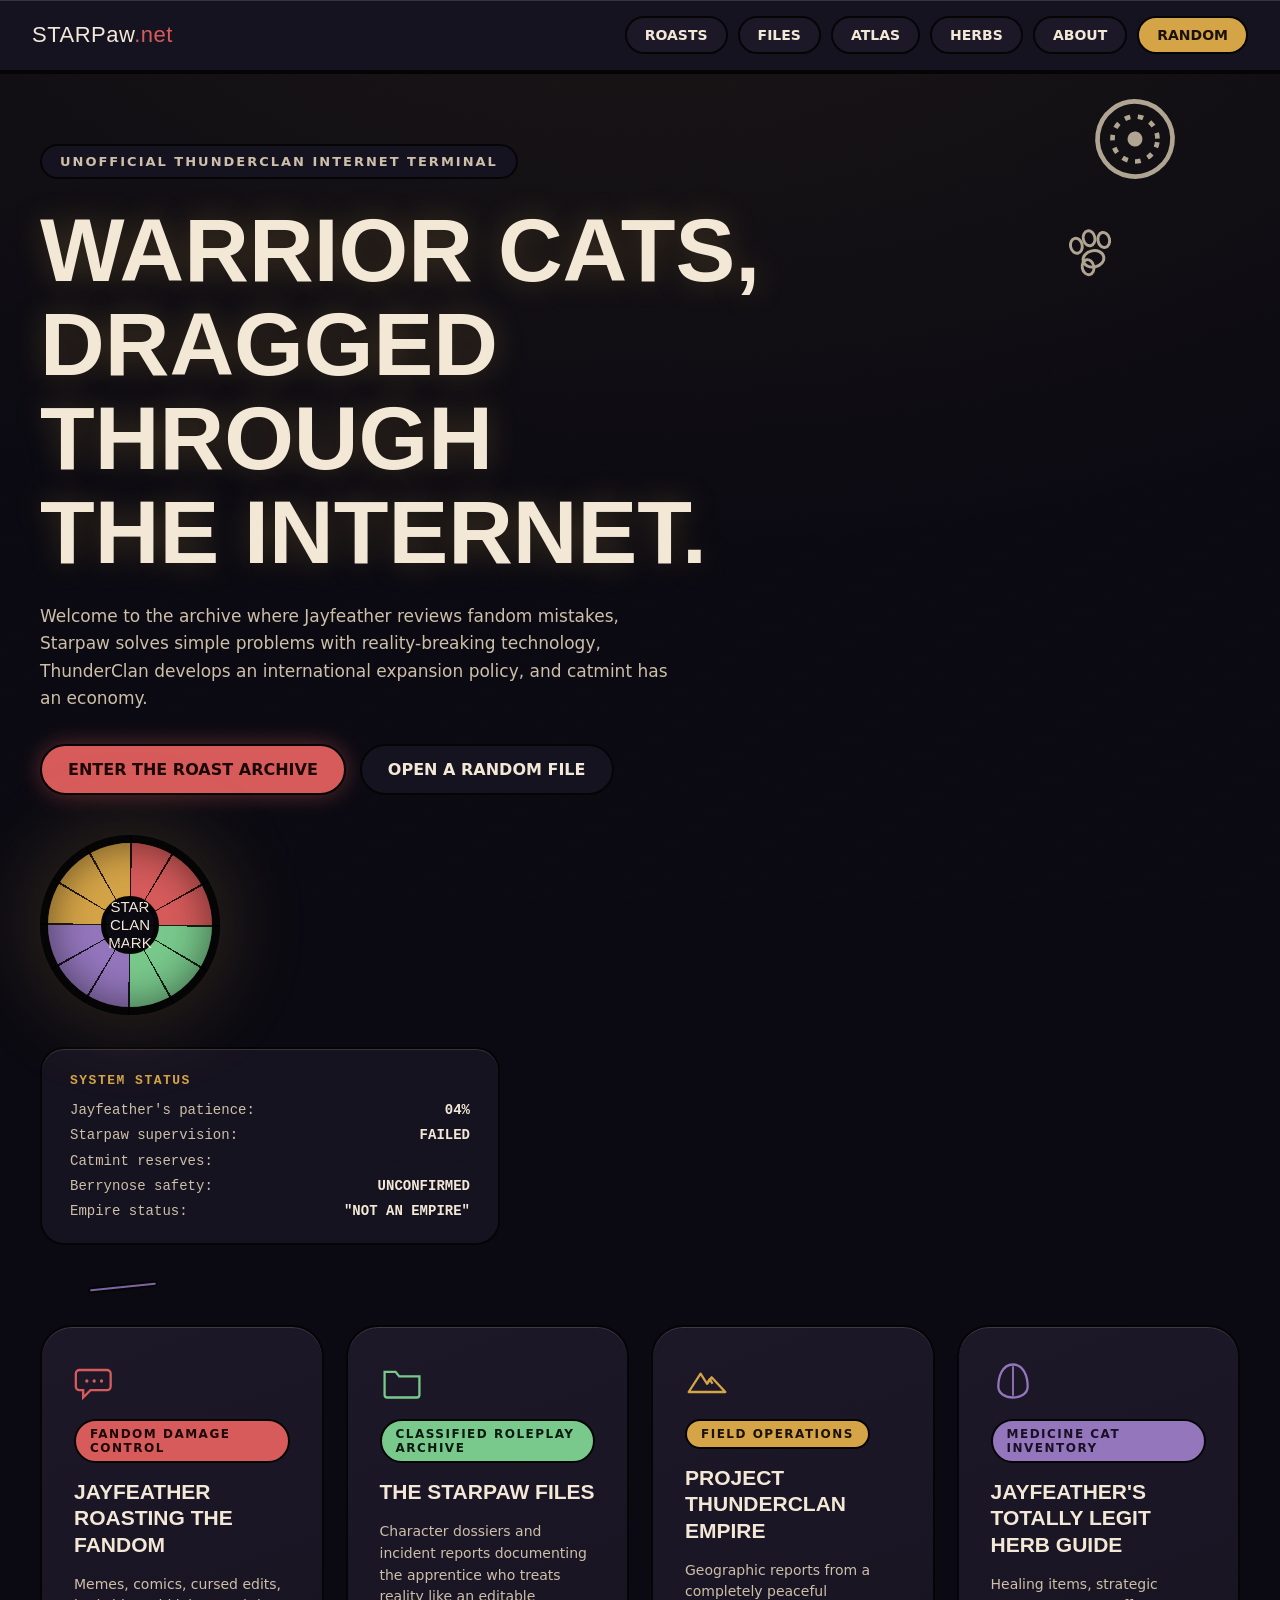
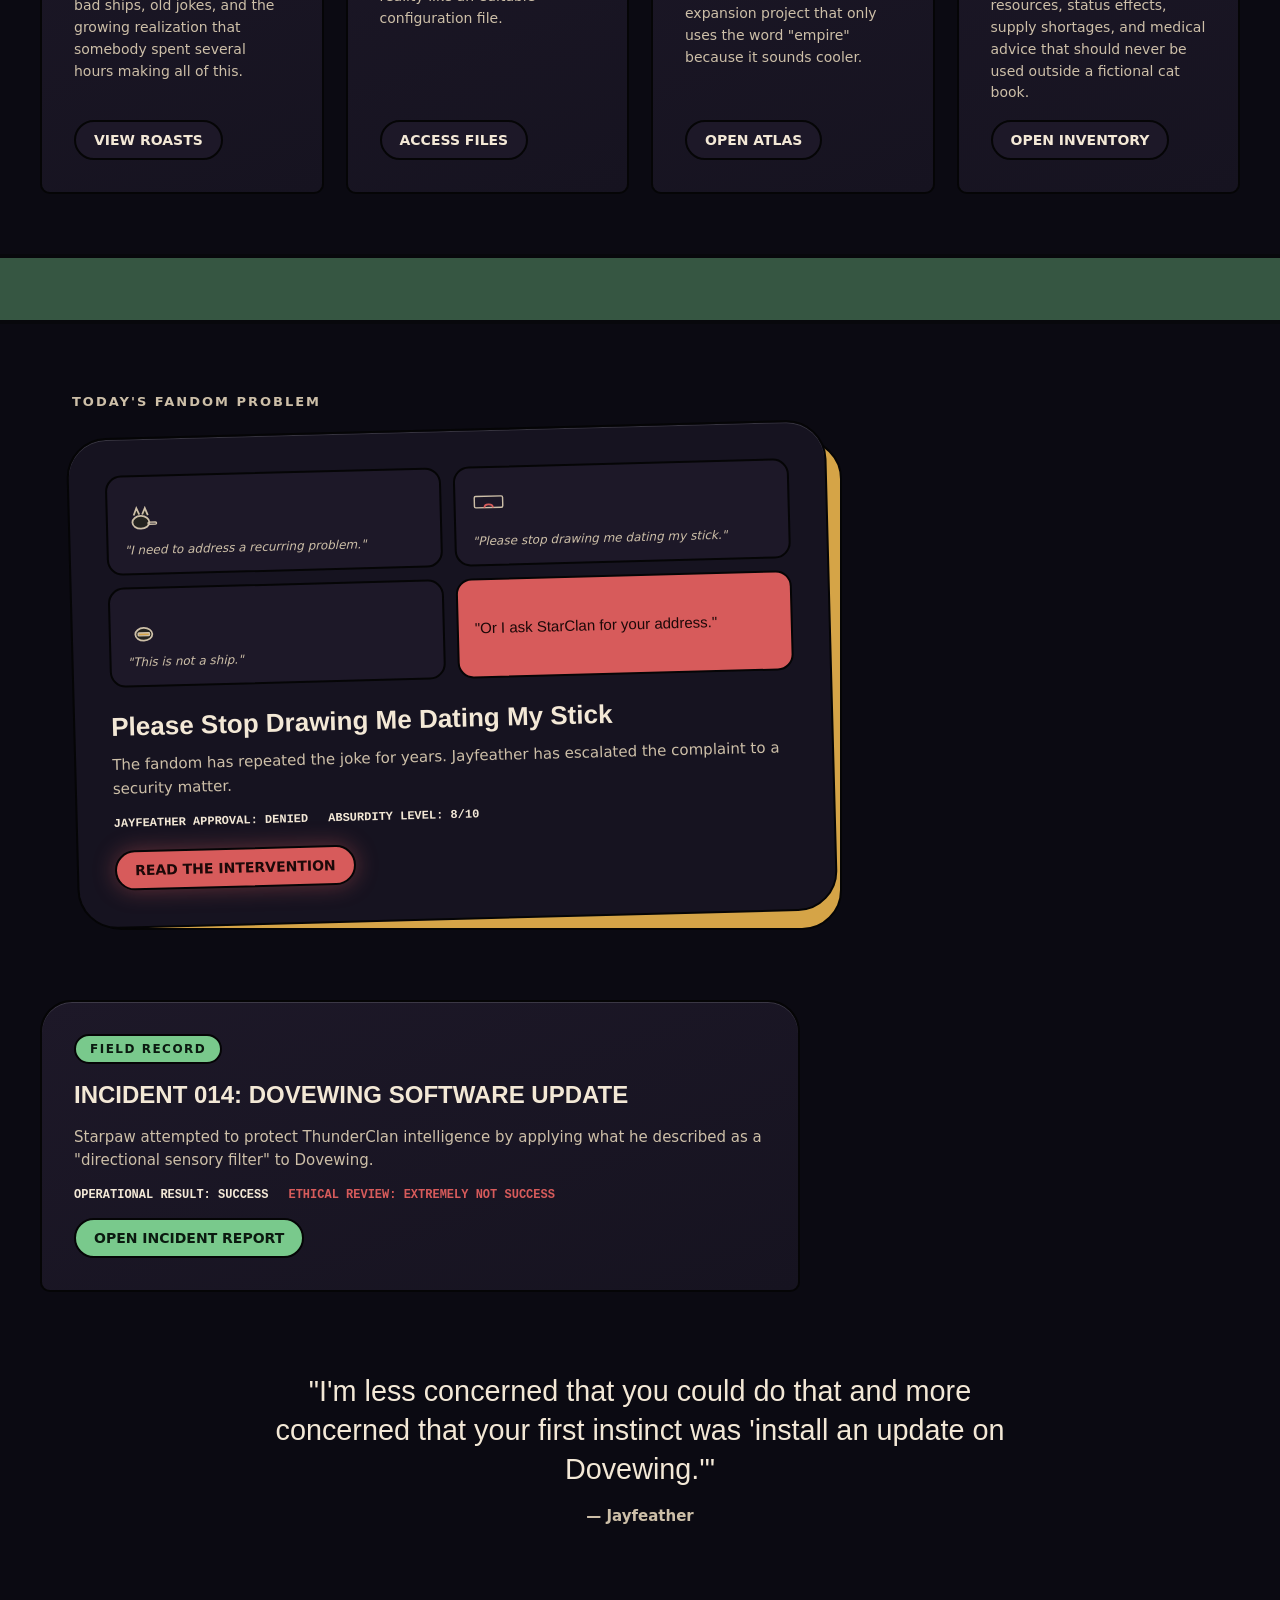
<file: index.html>
<!doctype html>
<html lang="en">
<head>
<meta charset="utf-8">
<meta name="viewport" content="width=device-width, initial-scale=1">
<title>STARPaw.net — Warrior Cats, Dragged Through the Internet</title>
<meta name="description" content="Unofficial ThunderClan internet terminal: Jayfeather roasts the fandom, the STARPaw files, Project ThunderClan Empire, and a herb guide nobody authorized.">
<link rel="icon" href="/favicon.svg">
<link rel="stylesheet" href="/css/style.css">
</head>
<body id="top" style="overflow-x:hidden;">

<div id="site-header-mount"></div>
<script src="/js/random.js"></script>
<script src="/js/layout.js"></script>
<script>window.STARPAW_LAYOUT.mount(null, "home");</script>

<main>
  <!-- HERO -->
  <section class="container section-hero-lg">
    <svg style="position:absolute; top:20px; right:60px; width:90px; height:90px; opacity:0.85; transform:rotate(8deg); color:var(--parchdim);" viewBox="0 0 48 48" fill="none">
      <circle cx="24" cy="24" r="20" stroke="currentColor" stroke-width="2.5"/>
      <circle cx="24" cy="24" r="12" stroke="currentColor" stroke-width="2.5" stroke-dasharray="3 4"/>
      <circle cx="24" cy="24" r="4" fill="currentColor"/>
    </svg>
    <svg style="position:absolute; top:150px; right:10%; width:56px; height:56px; opacity:0.85; transform:rotate(-12deg); color:var(--parchdim);" viewBox="0 0 48 48" fill="none">
      <ellipse cx="24" cy="30" rx="9" ry="7" stroke="currentColor" stroke-width="2.5"/>
      <ellipse cx="12" cy="16" rx="5" ry="6.5" stroke="currentColor" stroke-width="2.5"/>
      <ellipse cx="24" cy="12" rx="5" ry="6.5" stroke="currentColor" stroke-width="2.5"/>
      <ellipse cx="36" cy="16" rx="5" ry="6.5" stroke="currentColor" stroke-width="2.5"/>
      <ellipse cx="18" cy="36" rx="5" ry="6.5" stroke="currentColor" stroke-width="2.5"/>
    </svg>
    <svg style="position:absolute; bottom:10px; left:4%; width:70px; height:16px; opacity:0.85; transform:rotate(-6deg);" viewBox="0 0 70 16" fill="none">
      <rect x="1" y="6" width="68" height="4" rx="2" stroke="var(--lead)" stroke-width="2" fill="var(--herbs)"/>
    </svg>

    <div class="eyebrow" style="margin-bottom:24px;">UNOFFICIAL THUNDERCLAN INTERNET TERMINAL</div>

    <h1 class="hero-title-lg">WARRIOR CATS,<br>DRAGGED THROUGH<br>THE INTERNET.</h1>

    <p class="lead" style="margin-bottom:32px;">Welcome to the archive where Jayfeather reviews fandom mistakes, Starpaw solves simple problems with reality-breaking technology, ThunderClan develops an international expansion policy, and catmint has an economy.</p>

    <div style="display:flex; gap:14px; flex-wrap:wrap; margin-bottom:40px;">
      <a href="#roasts" class="btn btn-ember btn-lg">ENTER THE ROAST ARCHIVE</a>
      <button type="button" id="hero-random-btn" class="btn btn-white btn-lg">OPEN A RANDOM FILE</button>
    </div>

    <div class="rose-window" style="max-width:180px; margin:0 0 32px;" aria-hidden="true">
      <div class="rose-hub">STAR<br>CLAN<br>MARK</div>
    </div>

    <div class="stat-box">
      <div class="label">SYSTEM STATUS</div>
      <dl>
        <div class="row"><span>Jayfeather's patience:</span><strong>04%</strong></div>
        <div class="row"><span>Starpaw supervision:</span><strong>FAILED</strong></div>
        <div class="row" id="catmint-cell">
          <span>Catmint reserves:</span>
          <button type="button" id="reveal-btn" aria-label="Reveal classified text" style="font-family:'Courier New',monospace; font-weight:700; letter-spacing:2px; background:var(--panel); color:var(--panel); border:none; border-radius:3px; padding:1px 6px; cursor:pointer;">CLASSIFIED</button>
        </div>
        <div class="row"><span>Berrynose safety:</span><strong>UNCONFIRMED</strong></div>
        <div class="row"><span>Empire status:</span><strong>"NOT AN EMPIRE"</strong></div>
      </dl>
    </div>
  </section>

  <!-- FOUR SECTION GRID -->
  <section class="container section">
    <div class="card-grid cols-lg">

      <article id="roasts" class="card card-lg">
        <svg width="44" height="44" viewBox="0 0 48 48" fill="none" style="color:var(--roasts);"><path d="M6 12 h30 a4 4 0 0 1 4 4 v14 a4 4 0 0 1 -4 4 H18 l-8 8 v-8 H6 a4 4 0 0 1 -4 -4 V16 a4 4 0 0 1 4 -4 Z" stroke="currentColor" stroke-width="2.5"/><circle cx="14" cy="24" r="1.8" fill="currentColor"/><circle cx="22" cy="24" r="1.8" fill="currentColor"/><circle cx="30" cy="24" r="1.8" fill="currentColor"/></svg>
        <div class="badge badge-ember">FANDOM DAMAGE CONTROL</div>
        <h3>JAYFEATHER ROASTING THE FANDOM</h3>
        <p>Memes, comics, cursed edits, bad ships, old jokes, and the growing realization that somebody spent several hours making all of this.</p>
        <a href="/roasts.html" class="btn" style="background:var(--panel-2);">VIEW ROASTS</a>
      </article>

      <article id="files" class="card card-lg">
        <svg width="44" height="44" viewBox="0 0 48 48" fill="none" style="color:var(--files);"><path d="M5 14 h12 l4 5 h22 v20 a3 3 0 0 1 -3 3 H8 a3 3 0 0 1 -3 -3 Z" stroke="currentColor" stroke-width="2.5"/></svg>
        <div class="badge badge-mint">CLASSIFIED ROLEPLAY ARCHIVE</div>
        <h3>THE STARPAW FILES</h3>
        <p>Character dossiers and incident reports documenting the apprentice who treats reality like an editable configuration file.</p>
        <a href="/files.html" class="btn" style="background:var(--panel-2);">ACCESS FILES</a>
      </article>

      <article id="atlas" class="card card-lg">
        <svg width="44" height="44" viewBox="0 0 48 48" fill="none" style="color:var(--atlas);"><path d="M4 36 L17 16 L24 27 L29 20 L44 36 Z" stroke="currentColor" stroke-width="2.5" stroke-linejoin="round"/><path d="M24 27 L27 22 L30 27" stroke="currentColor" stroke-width="2.5" stroke-linejoin="round"/></svg>
        <div class="badge badge-sun">FIELD OPERATIONS</div>
        <h3>PROJECT THUNDERCLAN EMPIRE</h3>
        <p>Geographic reports from a completely peaceful expansion project that only uses the word "empire" because it sounds cooler.</p>
        <a href="/atlas.html" class="btn" style="background:var(--panel-2);">OPEN ATLAS</a>
      </article>

      <article id="herbs" class="card card-lg">
        <svg width="44" height="44" viewBox="0 0 48 48" fill="none" style="color:var(--herbs);"><path d="M24 6 C36 6 40 20 40 30 C40 38 32 42 24 42 C16 42 8 38 8 30 C8 20 12 6 24 6 Z" stroke="currentColor" stroke-width="2.5"/><path d="M24 8 V40" stroke="currentColor" stroke-width="2"/></svg>
        <div class="badge badge-lilac">MEDICINE CAT INVENTORY</div>
        <h3>JAYFEATHER'S TOTALLY LEGIT HERB GUIDE</h3>
        <p>Healing items, strategic resources, status effects, supply shortages, and medical advice that should never be used outside a fictional cat book.</p>
        <a href="/herbs.html" class="btn" style="background:var(--panel-2);">OPEN INVENTORY</a>
      </article>

    </div>
  </section>

  <!-- DIVIDER -->
  <div style="width:100%; height:70px; background:var(--files); border-top:4px solid var(--lead); border-bottom:4px solid var(--lead); opacity:0.4;"></div>

  <!-- FEATURED ROAST -->
  <section class="container" style="padding:70px 32px 40px;">
    <div style="font-family:var(--font-body); font-weight:800; font-size:13px; letter-spacing:2px; margin-bottom:20px; color:var(--parchdim);">TODAY'S FANDOM PROBLEM</div>
    <div style="position:relative; max-width:760px;">
      <div style="position:absolute; inset:10px -10px -10px 10px; background:var(--atlas); border:2px solid var(--lead); border-radius:40px;"></div>
      <div style="position:relative; background:var(--panel); border:2px solid var(--lead); border-radius:40px; padding:36px; transform:rotate(-1.5deg); box-shadow:inset 0 1px 0 var(--leadhi);">
        <div style="display:grid; grid-template-columns:repeat(2, 1fr); gap:12px; margin-bottom:24px;">
          <div style="background:var(--panel-2); border:2px solid var(--lead); border-radius:16px; padding:16px; min-height:100px; display:flex; flex-direction:column; justify-content:flex-end; gap:8px;">
            <svg width="34" height="34" viewBox="0 0 48 48" fill="none"><ellipse cx="24" cy="30" rx="12" ry="9" stroke="currentColor" stroke-width="2.5" fill="#24231f" style="color:var(--parchdim);"/><path d="M14 20 L18 10 L22 19" stroke="currentColor" stroke-width="2.5" fill="#24231f" style="color:var(--parchdim);"/><path d="M34 20 L30 10 L26 19" stroke="currentColor" stroke-width="2.5" fill="#24231f" style="color:var(--parchdim);"/><rect x="34" y="30" width="12" height="3" rx="1.5" fill="none" stroke="currentColor" stroke-width="2" style="color:var(--parchdim);"/></svg>
            <div style="font-family:var(--font-body); font-size:12px; font-style:italic; color:var(--parchdim);">"I need to address a recurring problem."</div>
          </div>
          <div style="background:var(--panel-2); border:2px solid var(--lead); border-radius:16px; padding:16px; min-height:100px; display:flex; flex-direction:column; justify-content:flex-end; gap:8px;">
            <svg width="34" height="34" viewBox="0 0 48 48" fill="none" style="color:var(--parchdim);"><rect x="4" y="6" width="40" height="16" rx="2" stroke="currentColor" stroke-width="2"/><path d="M18 22 C18 16 30 16 30 22" stroke="var(--roasts)" stroke-width="2.5" fill="none"/></svg>
            <div style="font-family:var(--font-body); font-size:12px; font-style:italic; color:var(--parchdim);">"Please stop drawing me dating my stick."</div>
          </div>
          <div style="background:var(--panel-2); border:2px solid var(--lead); border-radius:16px; padding:16px; min-height:100px; display:flex; flex-direction:column; justify-content:flex-end; gap:8px;">
            <svg width="34" height="34" viewBox="0 0 48 48" fill="none"><ellipse cx="24" cy="30" rx="12" ry="9" stroke="currentColor" stroke-width="2.5" fill="#24231f" style="color:var(--parchdim);"/><rect x="16" y="28" width="16" height="4" rx="1" stroke="currentColor" stroke-width="2" fill="var(--atlas)" style="color:var(--parchdim);"/></svg>
            <div style="font-family:var(--font-body); font-size:12px; font-style:italic; color:var(--parchdim);">"This is not a ship."</div>
          </div>
          <div style="background:var(--roasts); border:2px solid var(--lead); border-radius:16px; padding:16px; min-height:100px; display:flex; flex-direction:column; justify-content:center;">
            <div style="font-family:var(--font-display); font-size:15px; color:var(--roasts-ink); line-height:1.3;">"Or I ask StarClan for your address."</div>
          </div>
        </div>
        <h3 style="font-family:var(--font-display); font-size:26px; margin:0 0 10px;">Please Stop Drawing Me Dating My Stick</h3>
        <p style="font-family:var(--font-body); font-size:15px; line-height:1.6; margin:0 0 16px; color:var(--parchdim);">The fandom has repeated the joke for years. Jayfeather has escalated the complaint to a security matter.</p>
        <div class="stat-line" style="display:flex; gap:20px; margin-bottom:20px; flex-wrap:wrap;">
          <span>JAYFEATHER APPROVAL: DENIED</span><span>ABSURDITY LEVEL: 8/10</span>
        </div>
        <a href="/roast.html?slug=please-stop-drawing-me-dating-my-stick" class="btn btn-ember">READ THE INTERVENTION</a>
      </div>
    </div>
  </section>

  <!-- FEATURED INCIDENT -->
  <section class="container section-tight">
    <div class="card card-lg" style="max-width:760px;">
      <div class="badge badge-green">FIELD RECORD</div>
      <h3 style="font-size:24px;">INCIDENT 014: DOVEWING SOFTWARE UPDATE</h3>
      <p style="font-size:15px;">Starpaw attempted to protect ThunderClan intelligence by applying what he described as a "directional sensory filter" to Dovewing.</p>
      <div class="stat-line" style="display:flex; gap:20px; flex-wrap:wrap;">
        <span>OPERATIONAL RESULT: SUCCESS</span><span style="color:var(--red);">ETHICAL REVIEW: EXTREMELY NOT SUCCESS</span>
      </div>
      <a href="/files.html" class="btn btn-green">OPEN INCIDENT REPORT</a>
    </div>
  </section>

  <!-- CLOSING QUOTE -->
  <section style="max-width:800px; margin:0 auto; padding:20px 32px 90px; text-align:center;">
    <p style="font-family:var(--font-display); font-size:clamp(1.3rem,3vw,1.8rem); line-height:1.35; margin:0 0 18px;">"I'm less concerned that you could do that and more concerned that your first instinct was 'install an update on Dovewing.'"</p>
    <div style="font-family:var(--font-body); font-weight:700; font-size:15px; color:var(--parchdim);">— Jayfeather</div>
  </section>
</main>

<div id="site-footer-mount"></div>

<script src="/js/home.js"></script>
<script>
  document.getElementById("hero-random-btn").addEventListener("click", function () {
    window.STARPAW_RANDOM.goToRandom();
  });
</script>
</body>
</html>
</file>
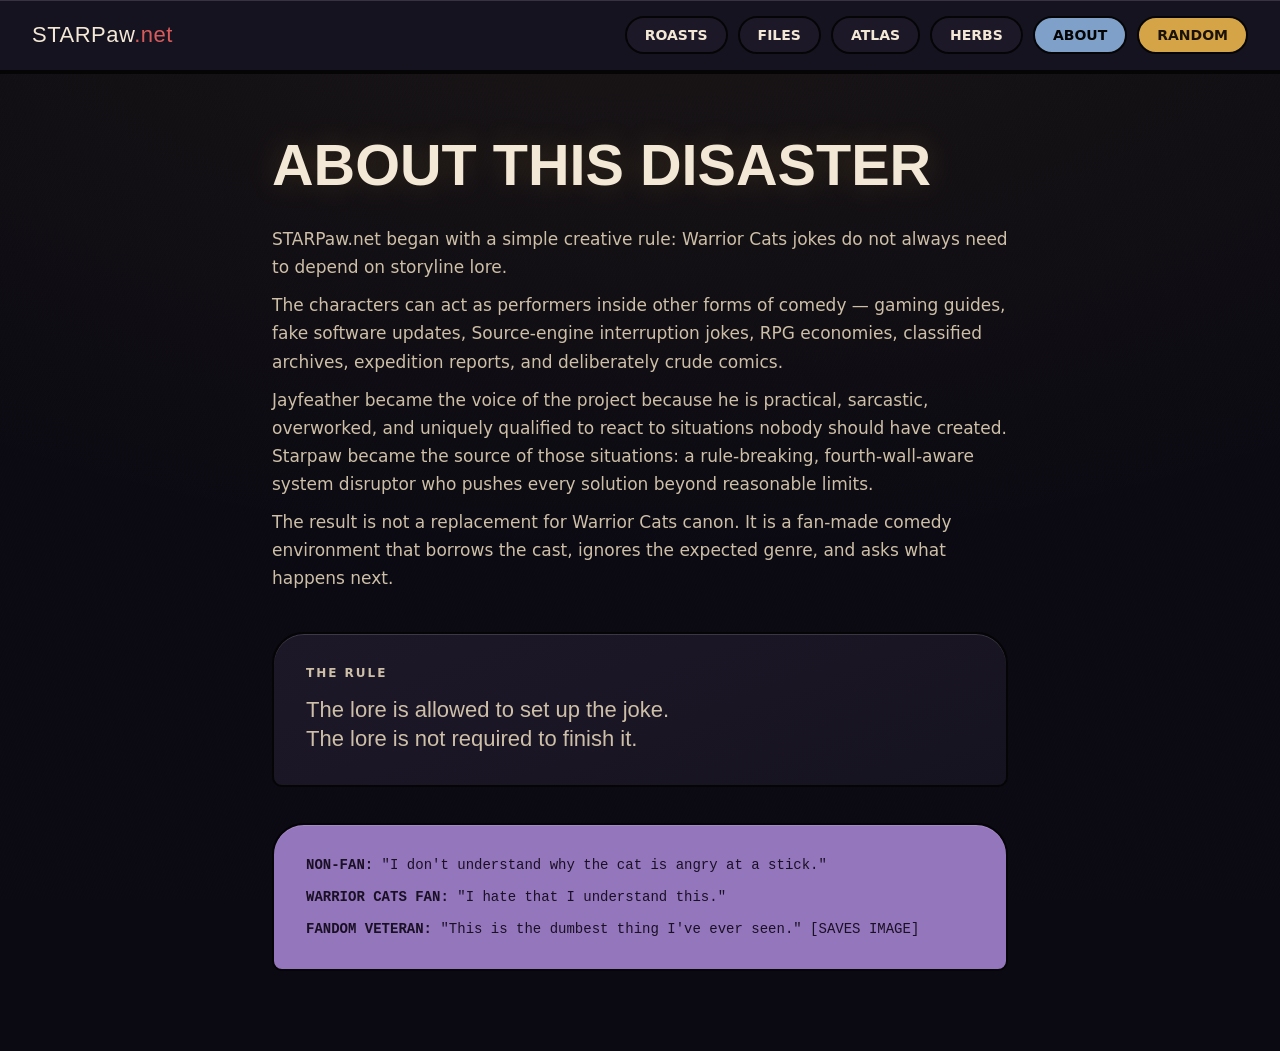
<file: about.html>
<!doctype html>
<html lang="en">
<head>
<meta charset="utf-8">
<meta name="viewport" content="width=device-width, initial-scale=1">
<title>About This Disaster — STARPaw.net</title>
<meta name="description" content="STARPaw.net began with a simple creative rule: Warrior Cats jokes do not always need to depend on storyline lore.">
<link rel="icon" href="/favicon.svg">
<link rel="stylesheet" href="/css/style.css">
</head>
<body id="top">

<div id="site-header-mount"></div>
<script src="/js/random.js"></script>
<script src="/js/layout.js"></script>
<script>window.STARPAW_LAYOUT.mount("about", "about");</script>

<main>
  <section style="max-width:800px; margin:0 auto; padding:60px 32px 20px;">
    <h1 class="hero-title" style="margin-bottom:28px;">ABOUT THIS DISASTER</h1>
    <p class="lead" style="max-width:none; font-size:17px; line-height:1.65;">STARPaw.net began with a simple creative rule: Warrior Cats jokes do not always need to depend on storyline lore.</p>
    <p class="lead" style="max-width:none; font-size:17px; line-height:1.65;">The characters can act as performers inside other forms of comedy — gaming guides, fake software updates, Source-engine interruption jokes, RPG economies, classified archives, expedition reports, and deliberately crude comics.</p>
    <p class="lead" style="max-width:none; font-size:17px; line-height:1.65;">Jayfeather became the voice of the project because he is practical, sarcastic, overworked, and uniquely qualified to react to situations nobody should have created. Starpaw became the source of those situations: a rule-breaking, fourth-wall-aware system disruptor who pushes every solution beyond reasonable limits.</p>
    <p class="lead" style="max-width:none; font-size:17px; line-height:1.65; margin-bottom:40px;">The result is not a replacement for Warrior Cats canon. It is a fan-made comedy environment that borrows the cast, ignores the expected genre, and asks what happens next.</p>

    <div class="card card-lg" style="margin-bottom:36px;">
      <div style="font-family:var(--font-body); font-weight:800; font-size:12px; letter-spacing:2px; color:var(--parchdim);">THE RULE</div>
      <p style="font-family:var(--font-display); font-size:22px; line-height:1.3; margin:0;">The lore is allowed to set up the joke.<br>The lore is not required to finish it.</p>
    </div>

    <div class="card card-lg" style="background:var(--lilac); color:var(--herbs-ink); margin-bottom:60px;">
      <div style="font-family:'Courier New',monospace; font-size:14px;"><strong>NON-FAN:</strong> "I don't understand why the cat is angry at a stick."</div>
      <div style="font-family:'Courier New',monospace; font-size:14px;"><strong>WARRIOR CATS FAN:</strong> "I hate that I understand this."</div>
      <div style="font-family:'Courier New',monospace; font-size:14px;"><strong>FANDOM VETERAN:</strong> "This is the dumbest thing I've ever seen." [SAVES IMAGE]</div>
    </div>
  </section>
</main>

<div id="site-footer-mount"></div>
</body>
</html>
</file>
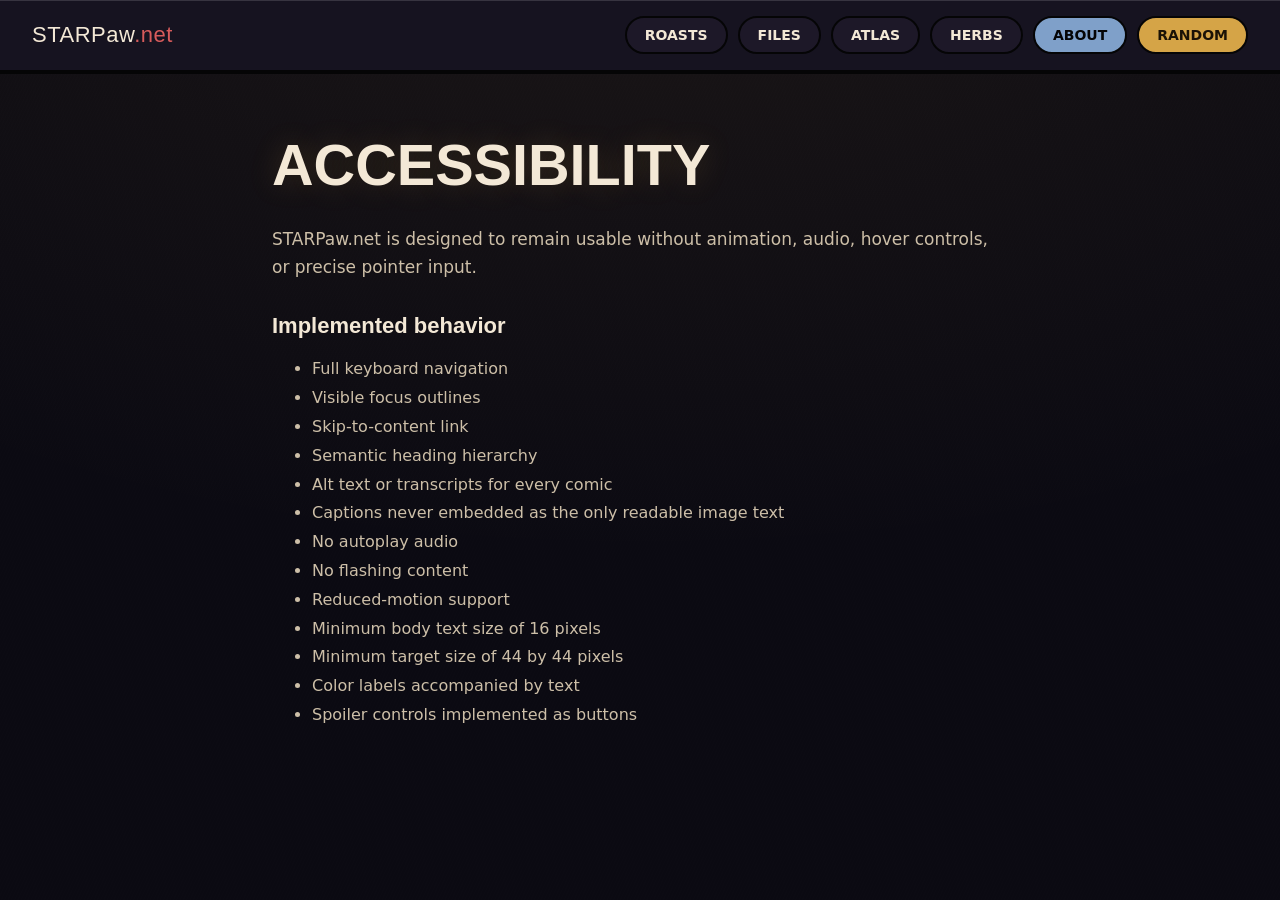
<file: accessibility.html>
<!doctype html>
<html lang="en">
<head>
<meta charset="utf-8">
<meta name="viewport" content="width=device-width, initial-scale=1">
<title>Accessibility — STARPaw.net</title>
<meta name="description" content="STARPaw.net is designed to remain usable without animation, audio, hover controls, or precise pointer input.">
<link rel="icon" href="/favicon.svg">
<link rel="stylesheet" href="/css/style.css">
</head>
<body id="top">

<div id="site-header-mount"></div>
<script src="/js/random.js"></script>
<script src="/js/layout.js"></script>
<script>window.STARPAW_LAYOUT.mount("about", "about");</script>

<main>
  <section style="max-width:800px; margin:0 auto; padding:60px 32px 20px;">
    <h1 class="hero-title" style="margin-bottom:28px;">ACCESSIBILITY</h1>
    <p class="lead" style="max-width:none; font-size:17px; line-height:1.65; margin-bottom:32px;">STARPaw.net is designed to remain usable without animation, audio, hover controls, or precise pointer input.</p>

    <h2 style="font-family:var(--font-display); font-size:22px; margin:0 0 16px;">Implemented behavior</h2>
    <ul class="lead" style="max-width:none; font-size:16px; line-height:1.8; padding-bottom:60px;">
      <li>Full keyboard navigation</li>
      <li>Visible focus outlines</li>
      <li>Skip-to-content link</li>
      <li>Semantic heading hierarchy</li>
      <li>Alt text or transcripts for every comic</li>
      <li>Captions never embedded as the only readable image text</li>
      <li>No autoplay audio</li>
      <li>No flashing content</li>
      <li>Reduced-motion support</li>
      <li>Minimum body text size of 16 pixels</li>
      <li>Minimum target size of 44 by 44 pixels</li>
      <li>Color labels accompanied by text</li>
      <li>Spoiler controls implemented as buttons</li>
    </ul>
  </section>
</main>

<div id="site-footer-mount"></div>
</body>
</html>
</file>
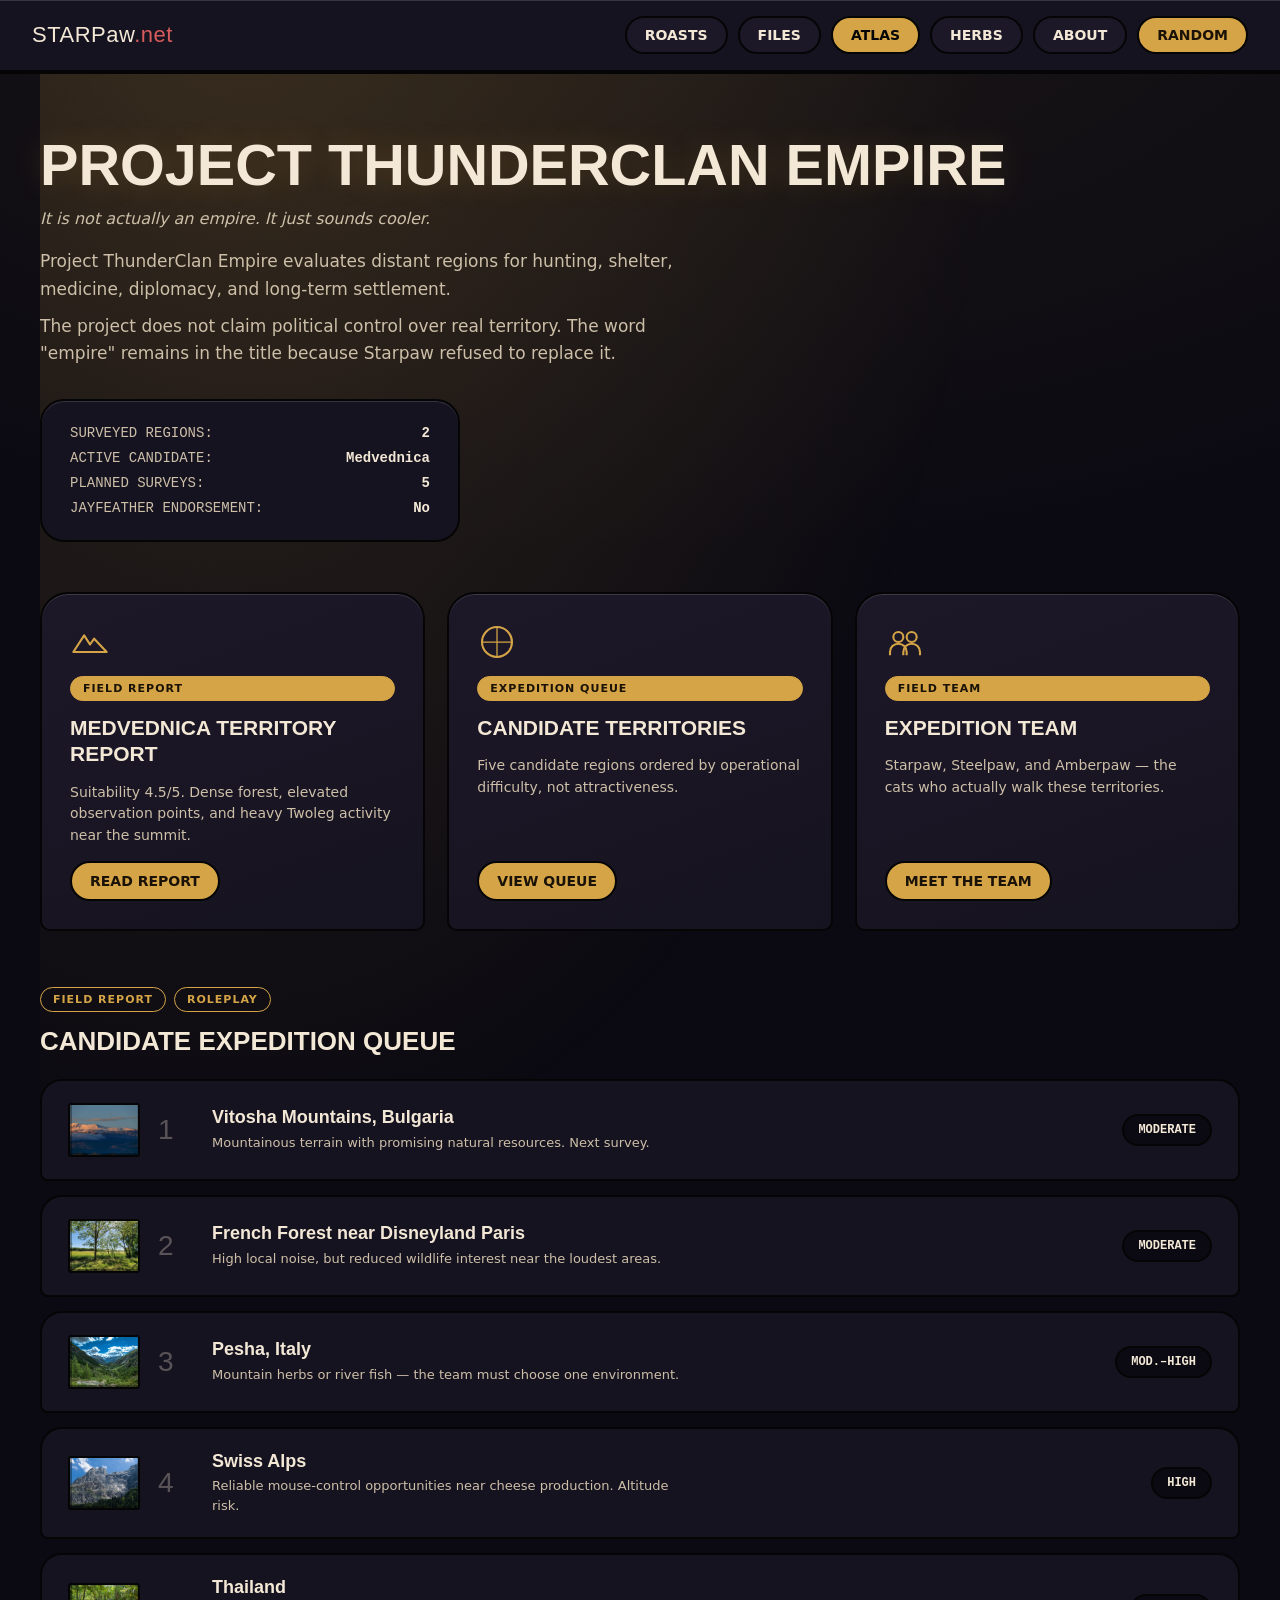
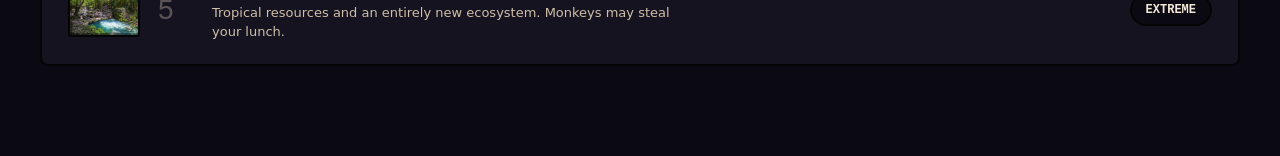
<file: atlas.html>
<!doctype html>
<html lang="en">
<head>
<meta charset="utf-8">
<meta name="viewport" content="width=device-width, initial-scale=1">
<title>Project ThunderClan Empire — STARPaw.net</title>
<meta name="description" content="Field reports from a completely peaceful expansion project that only uses the word empire because it sounds cooler.">
<link rel="icon" href="/favicon.svg">
<link rel="stylesheet" href="/css/style.css">
</head>
<body id="top">

<div id="site-header-mount"></div>
<script src="/js/random.js"></script>
<script src="/js/layout.js"></script>
<script>window.STARPAW_LAYOUT.mount("atlas", "section");</script>

<main>
  <section class="container section-hero">
    <h1 class="hero-title" style="margin-bottom:12px;">PROJECT THUNDERCLAN EMPIRE</h1>
    <p style="font-family:var(--font-body); font-size:16px; font-style:italic; margin:0 0 20px; color:var(--parchdim);">It is not actually an empire. It just sounds cooler.</p>
    <p class="lead" style="max-width:660px;">Project ThunderClan Empire evaluates distant regions for hunting, shelter, medicine, diplomacy, and long-term settlement.</p>
    <p class="lead" style="max-width:660px; margin-bottom:32px;">The project does not claim political control over real territory. The word "empire" remains in the title because Starpaw refused to replace it.</p>

    <div class="stat-box" style="max-width:420px; margin-bottom:50px; margin-top:0;">
      <dl>
        <div class="row"><span>SURVEYED REGIONS:</span><strong>2</strong></div>
        <div class="row"><span>ACTIVE CANDIDATE:</span><strong>Medvednica</strong></div>
        <div class="row"><span>PLANNED SURVEYS:</span><strong>5</strong></div>
        <div class="row"><span>JAYFEATHER ENDORSEMENT:</span><strong>No</strong></div>
      </dl>
    </div>

    <div class="card-grid" style="margin-bottom:56px;">
      <article class="card">
        <svg width="40" height="40" viewBox="0 0 48 48" fill="none" style="color:var(--atlas);"><path d="M4 36 L17 16 L24 27 L29 20 L44 36 Z" stroke="currentColor" stroke-width="2.5" stroke-linejoin="round"/></svg>
        <div class="tag-pill" style="background:var(--sun); color:var(--atlas-ink);">FIELD REPORT</div>
        <h3>MEDVEDNICA TERRITORY REPORT</h3>
        <p>Suitability 4.5/5. Dense forest, elevated observation points, and heavy Twoleg activity near the summit.</p>
        <a href="/medvednica.html" class="btn btn-sun">READ REPORT</a>
      </article>
      <article class="card">
        <svg width="40" height="40" viewBox="0 0 48 48" fill="none" style="color:var(--atlas);"><circle cx="24" cy="24" r="18" stroke="currentColor" stroke-width="2.5"/><path d="M24 6 v36 M6 24 h36" stroke="currentColor" stroke-width="1.5"/></svg>
        <div class="tag-pill" style="background:var(--sun); color:var(--atlas-ink);">EXPEDITION QUEUE</div>
        <h3>CANDIDATE TERRITORIES</h3>
        <p>Five candidate regions ordered by operational difficulty, not attractiveness.</p>
        <a href="#candidate-queue" class="btn btn-sun">VIEW QUEUE</a>
      </article>
      <article class="card">
        <svg width="40" height="40" viewBox="0 0 48 48" fill="none" style="color:var(--atlas);"><circle cx="16" cy="18" r="6" stroke="currentColor" stroke-width="2.5"/><circle cx="32" cy="18" r="6" stroke="currentColor" stroke-width="2.5"/><path d="M6 40 v-4 a10 10 0 0 1 10 -10 h0 a10 10 0 0 1 10 10 v4" stroke="currentColor" stroke-width="2.5"/><path d="M22 40 v-4 a10 10 0 0 1 10 -10 h0 a10 10 0 0 1 10 10 v4" stroke="currentColor" stroke-width="2.5"/></svg>
        <div class="tag-pill" style="background:var(--sun); color:var(--atlas-ink);">FIELD TEAM</div>
        <h3>EXPEDITION TEAM</h3>
        <p>Starpaw, Steelpaw, and Amberpaw — the cats who actually walk these territories.</p>
        <a href="/files.html#character-roster" class="btn btn-sun">MEET THE TEAM</a>
      </article>
    </div>

    <div class="tag-row" style="margin-bottom:14px;">
      <span class="tag-pill">FIELD REPORT</span>
      <span class="tag-pill">ROLEPLAY</span>
    </div>
    <h2 id="candidate-queue" style="font-family:var(--font-display); font-size:26px; margin:0 0 22px;">CANDIDATE EXPEDITION QUEUE</h2>
    <div style="display:flex; flex-direction:column; gap:14px;" class="pad-bottom-lg">
      <article class="card-sm" style="background:var(--panel); border:2px solid var(--lead); display:flex; align-items:center; justify-content:space-between; gap:18px; flex-wrap:wrap; padding:22px 26px;">
        <div style="display:flex; align-items:center; gap:18px;">
          <figure class="photo-frame photo-frame--sm" style="width:72px; height:54px; flex-shrink:0; margin:0;">
            <img src="/images/atlas/vitosha.jpg" alt="Vitosha Mountain at sunrise, Bulgaria" loading="lazy">
          </figure>
          <div style="font-family:var(--font-display); font-size:28px; opacity:0.3; min-width:36px;">1</div>
          <div>
            <h3 style="margin:0 0 4px;">Vitosha Mountains, Bulgaria</h3>
            <p style="font-style:normal; font-size:13px; max-width:480px;">Mountainous terrain with promising natural resources. Next survey.</p>
          </div>
        </div>
        <div class="stat-line" style="background:var(--bg); border:2px solid var(--lead); border-radius:47px; padding:7px 14px;">MODERATE</div>
      </article>
      <article class="card-sm" style="background:var(--panel); border:2px solid var(--lead); display:flex; align-items:center; justify-content:space-between; gap:18px; flex-wrap:wrap; padding:22px 26px;">
        <div style="display:flex; align-items:center; gap:18px;">
          <figure class="photo-frame photo-frame--sm" style="width:72px; height:54px; flex-shrink:0; margin:0;">
            <img src="/images/atlas/french-forest.jpg" alt="Green countryside near Chavenay, France" loading="lazy">
          </figure>
          <div style="font-family:var(--font-display); font-size:28px; opacity:0.3; min-width:36px;">2</div>
          <div>
            <h3 style="margin:0 0 4px;">French Forest near Disneyland Paris</h3>
            <p style="font-style:normal; font-size:13px; max-width:480px;">High local noise, but reduced wildlife interest near the loudest areas.</p>
          </div>
        </div>
        <div class="stat-line" style="background:var(--bg); border:2px solid var(--lead); border-radius:47px; padding:7px 14px;">MODERATE</div>
      </article>
      <article class="card-sm" style="background:var(--panel); border:2px solid var(--lead); display:flex; align-items:center; justify-content:space-between; gap:18px; flex-wrap:wrap; padding:22px 26px;">
        <div style="display:flex; align-items:center; gap:18px;">
          <figure class="photo-frame photo-frame--sm" style="width:72px; height:54px; flex-shrink:0; margin:0;">
            <img src="/images/atlas/pesha-italy.jpg" alt="Mountain river valley, Italy" loading="lazy">
          </figure>
          <div style="font-family:var(--font-display); font-size:28px; opacity:0.3; min-width:36px;">3</div>
          <div>
            <h3 style="margin:0 0 4px;">Pesha, Italy</h3>
            <p style="font-style:normal; font-size:13px; max-width:480px;">Mountain herbs or river fish — the team must choose one environment.</p>
          </div>
        </div>
        <div class="stat-line" style="background:var(--bg); border:2px solid var(--lead); border-radius:47px; padding:7px 14px;">MOD.–HIGH</div>
      </article>
      <article class="card-sm" style="background:var(--panel); border:2px solid var(--lead); display:flex; align-items:center; justify-content:space-between; gap:18px; flex-wrap:wrap; padding:22px 26px;">
        <div style="display:flex; align-items:center; gap:18px;">
          <figure class="photo-frame photo-frame--sm" style="width:72px; height:54px; flex-shrink:0; margin:0;">
            <img src="/images/atlas/swiss-alps.jpg" alt="Rugged peaks of the Swiss Alps" loading="lazy">
          </figure>
          <div style="font-family:var(--font-display); font-size:28px; opacity:0.3; min-width:36px;">4</div>
          <div>
            <h3 style="margin:0 0 4px;">Swiss Alps</h3>
            <p style="font-style:normal; font-size:13px; max-width:480px;">Reliable mouse-control opportunities near cheese production. Altitude risk.</p>
          </div>
        </div>
        <div class="stat-line" style="background:var(--bg); border:2px solid var(--lead); border-radius:47px; padding:7px 14px;">HIGH</div>
      </article>
      <article class="card-sm" style="background:var(--panel); border:2px solid var(--lead); display:flex; align-items:center; justify-content:space-between; gap:18px; flex-wrap:wrap; padding:22px 26px;">
        <div style="display:flex; align-items:center; gap:18px;">
          <figure class="photo-frame photo-frame--sm" style="width:72px; height:54px; flex-shrink:0; margin:0;">
            <img src="/images/atlas/thailand.jpg" alt="Lush tropical rainforest, Thailand" loading="lazy">
          </figure>
          <div style="font-family:var(--font-display); font-size:28px; opacity:0.3; min-width:36px;">5</div>
          <div>
            <h3 style="margin:0 0 4px;">Thailand</h3>
            <p style="font-style:normal; font-size:13px; max-width:480px;">Tropical resources and an entirely new ecosystem. Monkeys may steal your lunch.</p>
          </div>
        </div>
        <div class="stat-line" style="background:var(--bg); border:2px solid var(--lead); border-radius:47px; padding:7px 14px;">EXTREME</div>
      </article>
    </div>
  </section>
</main>

<div id="site-footer-mount"></div>
</body>
</html>
</file>
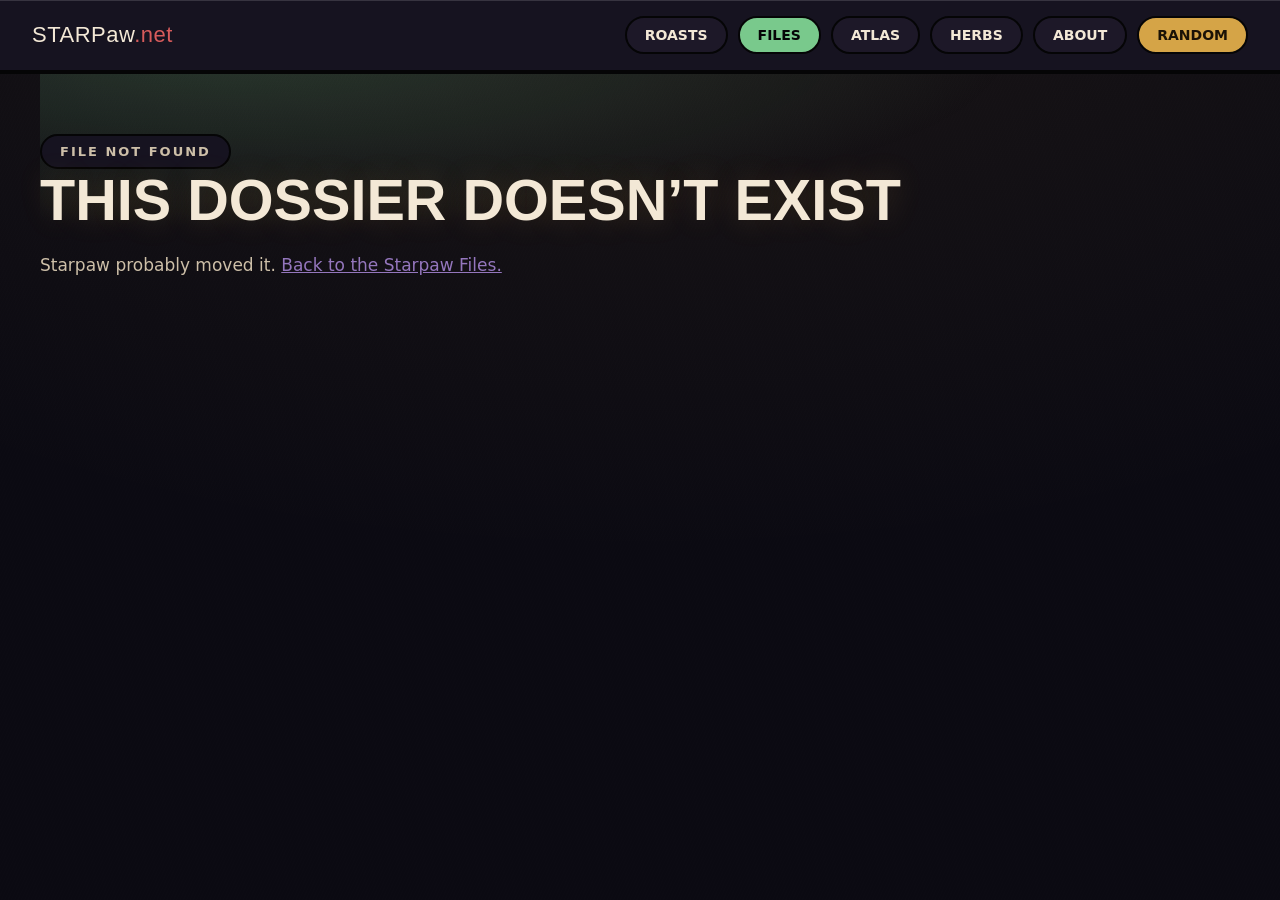
<file: character.html>
<!doctype html>
<html lang="en">
<head>
<meta charset="utf-8">
<meta name="viewport" content="width=device-width, initial-scale=1">
<title>Character — STARPaw.net</title>
<link rel="icon" href="/favicon.svg">
<link rel="stylesheet" href="/css/style.css">
</head>
<body id="top">

<div id="site-header-mount"></div>
<script src="/js/random.js"></script>
<script src="/js/layout.js"></script>
<script>window.STARPAW_LAYOUT.mount("files", "section");</script>

<main>
  <section id="character-detail" class="container section-hero"></section>
</main>

<div id="site-footer-mount"></div>

<script src="/js/spoilers.js"></script>
<script src="/js/portraits.js"></script>
<script src="/js/characters-data.js"></script>
<script src="/js/character-detail.js"></script>
</body>
</html>
</file>
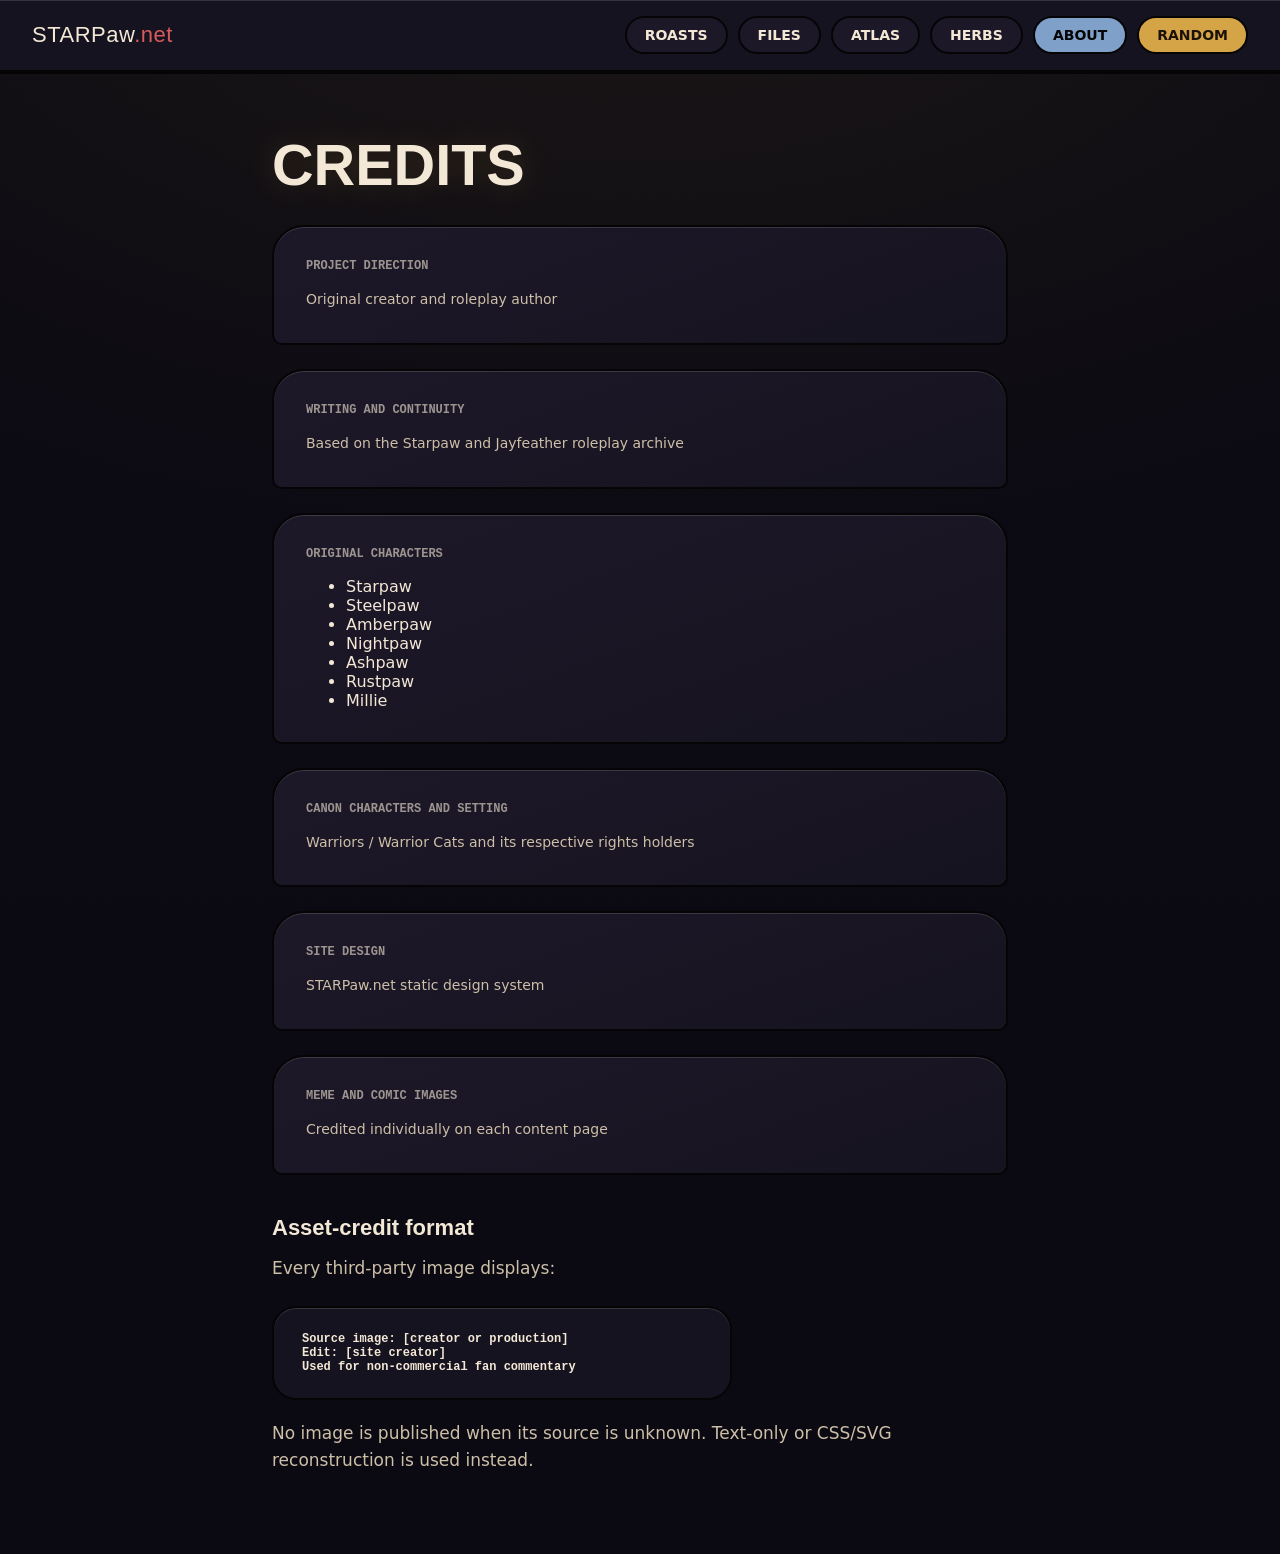
<file: credits.html>
<!doctype html>
<html lang="en">
<head>
<meta charset="utf-8">
<meta name="viewport" content="width=device-width, initial-scale=1">
<title>Credits — STARPaw.net</title>
<meta name="description" content="Who made STARPaw.net: project direction, writing and continuity, original characters, and canon rights holders.">
<link rel="icon" href="/favicon.svg">
<link rel="stylesheet" href="/css/style.css">
</head>
<body id="top">

<div id="site-header-mount"></div>
<script src="/js/random.js"></script>
<script src="/js/layout.js"></script>
<script>window.STARPAW_LAYOUT.mount("about", "about");</script>

<main>
  <section style="max-width:800px; margin:0 auto; padding:60px 32px 20px;">
    <h1 class="hero-title" style="margin-bottom:28px;">CREDITS</h1>

    <div class="card card-lg" style="margin-bottom:24px;">
      <div class="stat-line" style="opacity:0.6;">PROJECT DIRECTION</div>
      <p style="margin:0;">Original creator and roleplay author</p>
    </div>

    <div class="card card-lg" style="margin-bottom:24px;">
      <div class="stat-line" style="opacity:0.6;">WRITING AND CONTINUITY</div>
      <p style="margin:0;">Based on the Starpaw and Jayfeather roleplay archive</p>
    </div>

    <div class="card card-lg" style="margin-bottom:24px;">
      <div class="stat-line" style="opacity:0.6;">ORIGINAL CHARACTERS</div>
      <ul style="margin:0;">
        <li>Starpaw</li>
        <li>Steelpaw</li>
        <li>Amberpaw</li>
        <li>Nightpaw</li>
        <li>Ashpaw</li>
        <li>Rustpaw</li>
        <li>Millie</li>
      </ul>
    </div>

    <div class="card card-lg" style="margin-bottom:24px;">
      <div class="stat-line" style="opacity:0.6;">CANON CHARACTERS AND SETTING</div>
      <p style="margin:0;">Warriors / Warrior Cats and its respective rights holders</p>
    </div>

    <div class="card card-lg" style="margin-bottom:24px;">
      <div class="stat-line" style="opacity:0.6;">SITE DESIGN</div>
      <p style="margin:0;">STARPaw.net static design system</p>
    </div>

    <div class="card card-lg" style="margin-bottom:40px;">
      <div class="stat-line" style="opacity:0.6;">MEME AND COMIC IMAGES</div>
      <p style="margin:0;">Credited individually on each content page</p>
    </div>

    <h2 style="font-family:var(--font-display); font-size:22px; margin:0 0 14px;">Asset-credit format</h2>
    <p class="lead">Every third-party image displays:</p>
    <div class="stat-box" style="margin-bottom:20px;">
      <div class="stat-line">Source image: [creator or production]</div>
      <div class="stat-line">Edit: [site creator]</div>
      <div class="stat-line">Used for non-commercial fan commentary</div>
    </div>
    <p class="lead" style="margin-bottom:60px;">No image is published when its source is unknown. Text-only or CSS/SVG reconstruction is used instead.</p>
  </section>
</main>

<div id="site-footer-mount"></div>
</body>
</html>
</file>
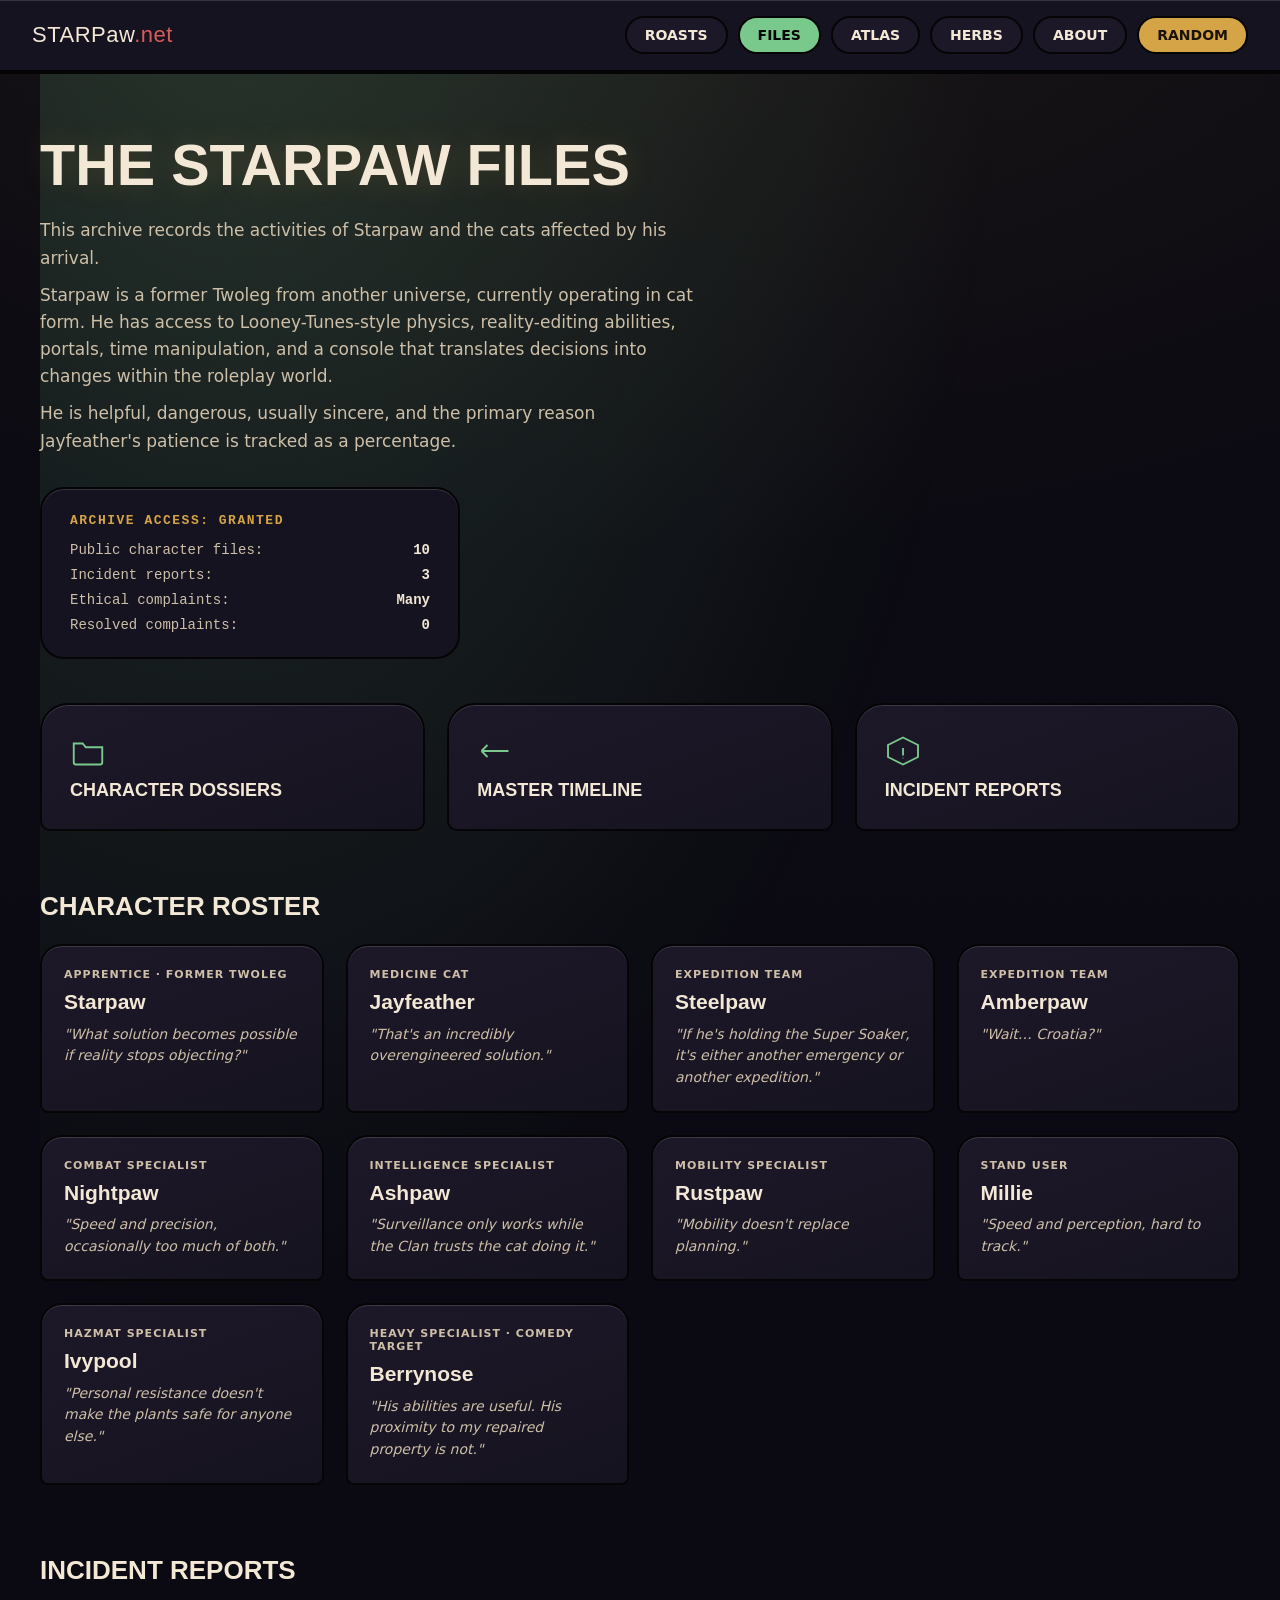
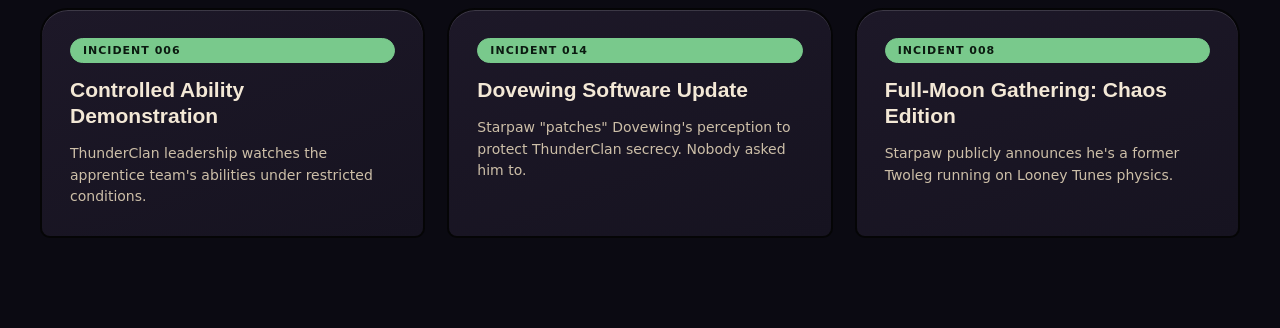
<file: files.html>
<!doctype html>
<html lang="en">
<head>
<meta charset="utf-8">
<meta name="viewport" content="width=device-width, initial-scale=1">
<title>The STARPaw Files — STARPaw.net</title>
<meta name="description" content="Character dossiers and incident reports documenting Starpaw, the former Twoleg operating in cat form.">
<link rel="icon" href="/favicon.svg">
<link rel="stylesheet" href="/css/style.css">
</head>
<body id="top">

<div id="site-header-mount"></div>
<script src="/js/random.js"></script>
<script src="/js/layout.js"></script>
<script>window.STARPAW_LAYOUT.mount("files", "section");</script>

<main>
  <section class="container section-hero">
    <h1 class="hero-title">THE STARPAW FILES</h1>
    <p class="lead" style="max-width:660px;">This archive records the activities of Starpaw and the cats affected by his arrival.</p>
    <p class="lead" style="max-width:660px;">Starpaw is a former Twoleg from another universe, currently operating in cat form. He has access to Looney-Tunes-style physics, reality-editing abilities, portals, time manipulation, and a console that translates decisions into changes within the roleplay world.</p>
    <p class="lead" style="max-width:660px; margin-bottom:32px;">He is helpful, dangerous, usually sincere, and the primary reason Jayfeather's patience is tracked as a percentage.</p>

    <div class="stat-box" style="max-width:420px; margin-bottom:44px; margin-top:0;">
      <div class="label">ARCHIVE ACCESS: GRANTED</div>
      <dl>
        <div class="row"><span>Public character files:</span><strong>10</strong></div>
        <div class="row"><span>Incident reports:</span><strong>3</strong></div>
        <div class="row"><span>Ethical complaints:</span><strong>Many</strong></div>
        <div class="row"><span>Resolved complaints:</span><strong>0</strong></div>
      </dl>
    </div>

    <div class="card-grid cols-sm" style="margin-bottom:60px;">
      <a href="#character-roster" class="card" style="text-decoration:none; color:var(--ink); gap:10px;">
        <svg width="36" height="36" viewBox="0 0 48 48" fill="none" style="color:var(--files);"><path d="M5 14 h12 l4 5 h22 v20 a3 3 0 0 1 -3 3 H8 a3 3 0 0 1 -3 -3 Z" stroke="currentColor" stroke-width="2.5"/></svg>
        <h3 style="font-family:var(--font-display); font-size:18px; margin:0;">CHARACTER DOSSIERS</h3>
      </a>
      <a href="/timeline.html" class="card" style="text-decoration:none; color:var(--ink); gap:10px;">
        <svg width="36" height="36" viewBox="0 0 48 48" fill="none" style="color:var(--files);"><path d="M6 24 h36 M6 24 l8 -8 M6 24 l8 8" stroke="currentColor" stroke-width="2.5" fill="none"/></svg>
        <h3 style="font-family:var(--font-display); font-size:18px; margin:0;">MASTER TIMELINE</h3>
      </a>
      <a href="#incident-reports" class="card" style="text-decoration:none; color:var(--ink); gap:10px;">
        <svg width="36" height="36" viewBox="0 0 48 48" fill="none" style="color:var(--files);"><path d="M24 6 L44 16 V32 L24 42 L4 32 V16 Z" stroke="currentColor" stroke-width="2.5"/><path d="M24 20 v10 M24 33 v.5" stroke="currentColor" stroke-width="2.5"/></svg>
        <h3 style="font-family:var(--font-display); font-size:18px; margin:0;">INCIDENT REPORTS</h3>
      </a>
    </div>

    <h2 id="character-roster" style="font-family:var(--font-display); font-size:26px; margin:0 0 22px;">CHARACTER ROSTER</h2>
    <div class="card-grid cols-sm pad-bottom-lg">
      <a class="card card-sm" href="/character.html?slug=starpaw" style="text-decoration:none; color:var(--ink);">
        <div style="font-family:var(--font-body); font-weight:700; font-size:11px; letter-spacing:1px; color:var(--parchdim);">APPRENTICE · FORMER TWOLEG</div>
        <h3>Starpaw</h3>
        <p>"What solution becomes possible if reality stops objecting?"</p>
      </a>
      <a class="card card-sm" href="/character.html?slug=jayfeather" style="text-decoration:none; color:var(--ink);">
        <div style="font-family:var(--font-body); font-weight:700; font-size:11px; letter-spacing:1px; color:var(--parchdim);">MEDICINE CAT</div>
        <h3>Jayfeather</h3>
        <p>"That's an incredibly overengineered solution."</p>
      </a>
      <a class="card card-sm" href="/character.html?slug=steelpaw" style="text-decoration:none; color:var(--ink);">
        <div style="font-family:var(--font-body); font-weight:700; font-size:11px; letter-spacing:1px; color:var(--parchdim);">EXPEDITION TEAM</div>
        <h3>Steelpaw</h3>
        <p>"If he's holding the Super Soaker, it's either another emergency or another expedition."</p>
      </a>
      <a class="card card-sm" href="/character.html?slug=amberpaw" style="text-decoration:none; color:var(--ink);">
        <div style="font-family:var(--font-body); font-weight:700; font-size:11px; letter-spacing:1px; color:var(--parchdim);">EXPEDITION TEAM</div>
        <h3>Amberpaw</h3>
        <p>"Wait… Croatia?"</p>
      </a>
      <a class="card card-sm" href="/character.html?slug=nightpaw" style="text-decoration:none; color:var(--ink);">
        <div style="font-family:var(--font-body); font-weight:700; font-size:11px; letter-spacing:1px; color:var(--parchdim);">COMBAT SPECIALIST</div>
        <h3>Nightpaw</h3>
        <p>"Speed and precision, occasionally too much of both."</p>
      </a>
      <a class="card card-sm" href="/character.html?slug=ashpaw" style="text-decoration:none; color:var(--ink);">
        <div style="font-family:var(--font-body); font-weight:700; font-size:11px; letter-spacing:1px; color:var(--parchdim);">INTELLIGENCE SPECIALIST</div>
        <h3>Ashpaw</h3>
        <p>"Surveillance only works while the Clan trusts the cat doing it."</p>
      </a>
      <a class="card card-sm" href="/character.html?slug=rustpaw" style="text-decoration:none; color:var(--ink);">
        <div style="font-family:var(--font-body); font-weight:700; font-size:11px; letter-spacing:1px; color:var(--parchdim);">MOBILITY SPECIALIST</div>
        <h3>Rustpaw</h3>
        <p>"Mobility doesn't replace planning."</p>
      </a>
      <a class="card card-sm" href="/character.html?slug=millie" style="text-decoration:none; color:var(--ink);">
        <div style="font-family:var(--font-body); font-weight:700; font-size:11px; letter-spacing:1px; color:var(--parchdim);">STAND USER</div>
        <h3>Millie</h3>
        <p>"Speed and perception, hard to track."</p>
      </a>
      <a class="card card-sm" href="/character.html?slug=ivypool" style="text-decoration:none; color:var(--ink);">
        <div style="font-family:var(--font-body); font-weight:700; font-size:11px; letter-spacing:1px; color:var(--parchdim);">HAZMAT SPECIALIST</div>
        <h3>Ivypool</h3>
        <p>"Personal resistance doesn't make the plants safe for anyone else."</p>
      </a>
      <a class="card card-sm" href="/character.html?slug=berrynose" style="text-decoration:none; color:var(--ink);">
        <div style="font-family:var(--font-body); font-weight:700; font-size:11px; letter-spacing:1px; color:var(--parchdim);">HEAVY SPECIALIST · COMEDY TARGET</div>
        <h3>Berrynose</h3>
        <p>"His abilities are useful. His proximity to my repaired property is not."</p>
      </a>
    </div>

    <h2 id="incident-reports" style="font-family:var(--font-display); font-size:26px; margin:0 0 22px;">INCIDENT REPORTS</h2>
    <div class="card-grid cols-sm pad-bottom-lg">
      <a class="card" href="/incident.html?slug=controlled-demonstration" style="text-decoration:none; color:var(--ink);">
        <div class="tag-pill" style="background:var(--mint); color:var(--files-ink);">INCIDENT 006</div>
        <h3>Controlled Ability Demonstration</h3>
        <p>ThunderClan leadership watches the apprentice team's abilities under restricted conditions.</p>
      </a>
      <a class="card" href="/incident.html?slug=dovewing-software-update" style="text-decoration:none; color:var(--ink);">
        <div class="tag-pill" style="background:var(--mint); color:var(--files-ink);">INCIDENT 014</div>
        <h3>Dovewing Software Update</h3>
        <p>Starpaw "patches" Dovewing's perception to protect ThunderClan secrecy. Nobody asked him to.</p>
      </a>
      <a class="card" href="/incident.html?slug=gathering-chaos-edition" style="text-decoration:none; color:var(--ink);">
        <div class="tag-pill" style="background:var(--mint); color:var(--files-ink);">INCIDENT 008</div>
        <h3>Full-Moon Gathering: Chaos Edition</h3>
        <p>Starpaw publicly announces he's a former Twoleg running on Looney Tunes physics.</p>
      </a>
    </div>
  </section>
</main>

<div id="site-footer-mount"></div>
</body>
</html>
</file>
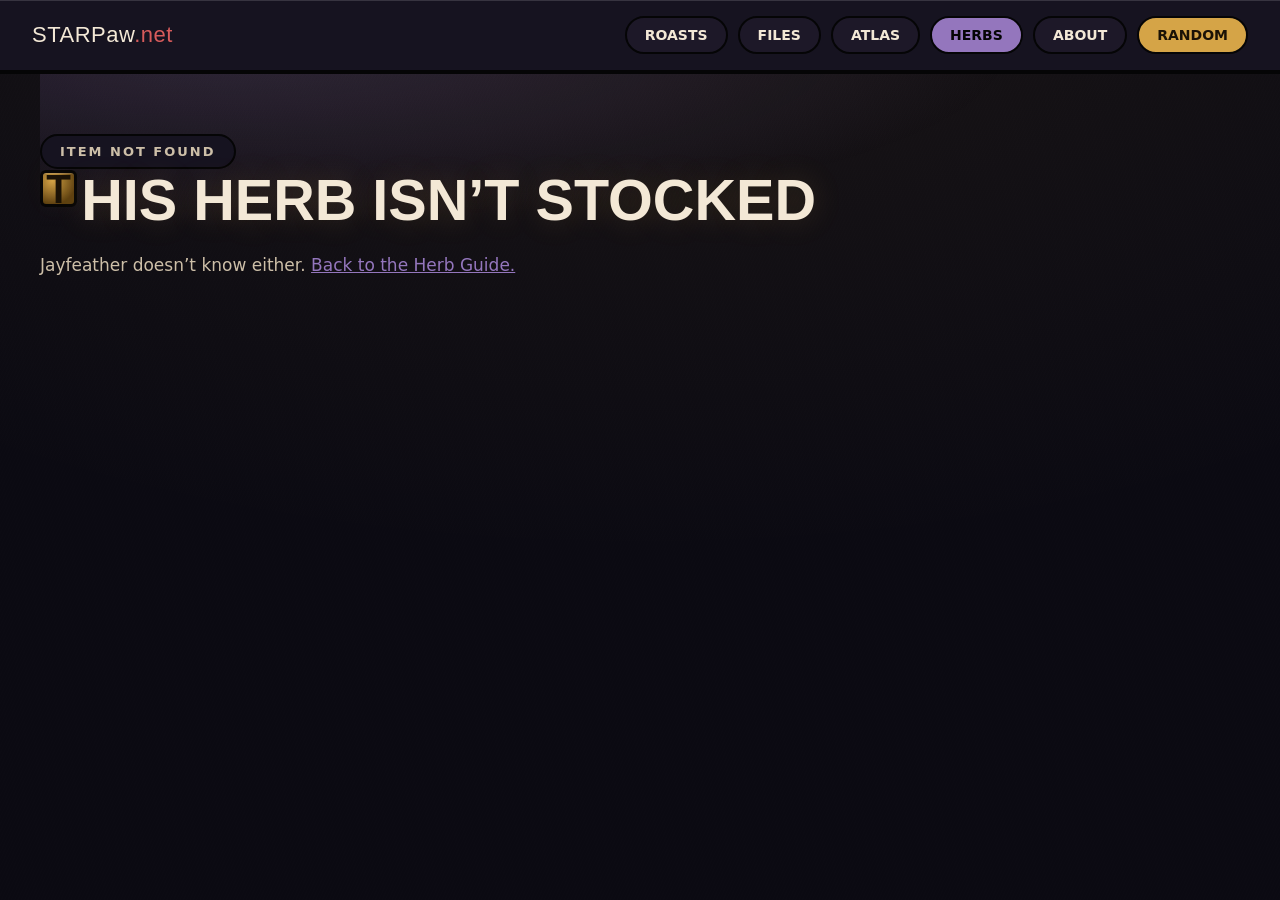
<file: herb.html>
<!doctype html>
<html lang="en">
<head>
<meta charset="utf-8">
<meta name="viewport" content="width=device-width, initial-scale=1">
<title>Herb — STARPaw.net</title>
<link rel="icon" href="/favicon.svg">
<link rel="stylesheet" href="/css/style.css">
</head>
<body id="top">

<div id="site-header-mount"></div>
<script src="/js/random.js"></script>
<script src="/js/layout.js"></script>
<script>window.STARPAW_LAYOUT.mount("herbs", "section");</script>

<main>
  <section id="herb-detail" class="container section-hero"></section>
</main>

<div id="site-footer-mount"></div>

<script src="/js/herbs-data.js"></script>
<script src="/js/herb-detail.js"></script>
</body>
</html>
</file>
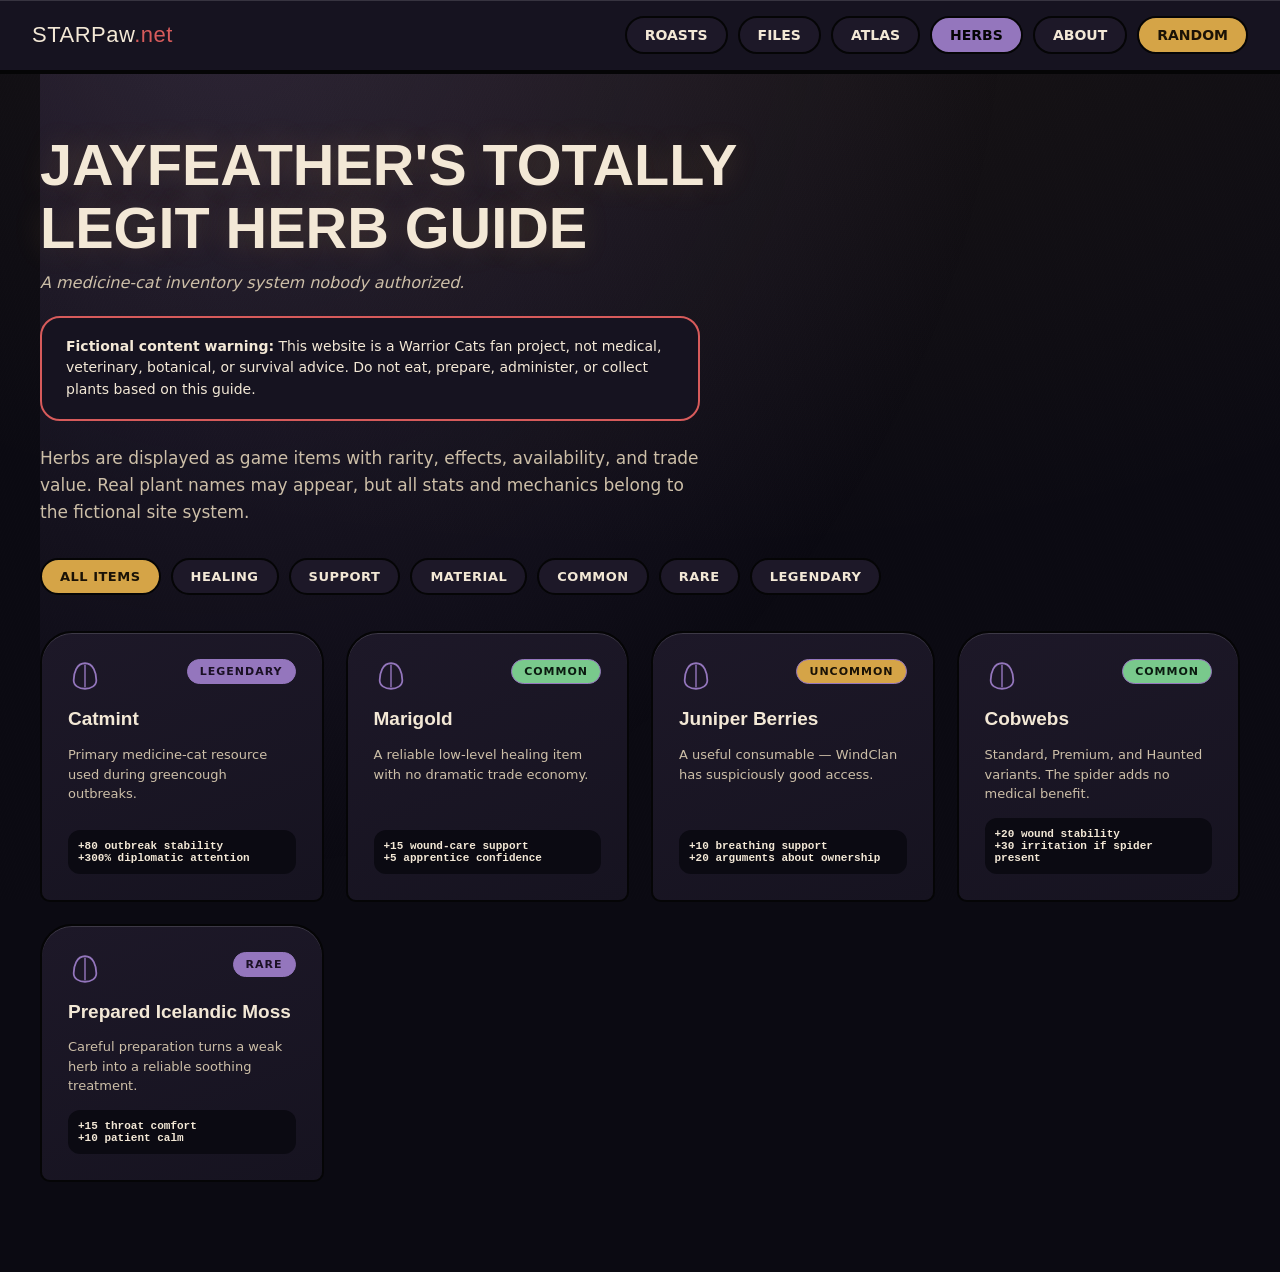
<file: herbs.html>
<!doctype html>
<html lang="en">
<head>
<meta charset="utf-8">
<meta name="viewport" content="width=device-width, initial-scale=1">
<title>Jayfeather's Totally Legit Herb Guide — STARPaw.net</title>
<meta name="description" content="A medicine-cat inventory system nobody authorized. Fan-fiction game stats only — not real medical, veterinary, or botanical advice.">
<link rel="icon" href="/favicon.svg">
<link rel="stylesheet" href="/css/style.css">
</head>
<body id="top">

<div id="site-header-mount"></div>
<script src="/js/random.js"></script>
<script src="/js/layout.js"></script>
<script>window.STARPAW_LAYOUT.mount("herbs", "section");</script>

<main>
  <section class="container section-hero">
    <h1 class="hero-title" style="margin-bottom:12px;">JAYFEATHER'S TOTALLY<br>LEGIT HERB GUIDE</h1>
    <p style="font-family:var(--font-body); font-size:16px; font-style:italic; margin:0 0 24px; color:var(--parchdim);">A medicine-cat inventory system nobody authorized.</p>

    <div style="background:var(--panel); border:2px solid var(--roasts); border-radius:20px; padding:18px 24px; max-width:660px; margin-bottom:24px;">
      <p style="font-family:var(--font-body); font-size:14px; line-height:1.55; margin:0;"><strong>Fictional content warning:</strong> This website is a Warrior Cats fan project, not medical, veterinary, botanical, or survival advice. Do not eat, prepare, administer, or collect plants based on this guide.</p>
    </div>
    <p class="lead" style="max-width:660px; margin-bottom:32px;">Herbs are displayed as game items with rarity, effects, availability, and trade value. Real plant names may appear, but all stats and mechanics belong to the fictional site system.</p>

    <div id="herb-filter-pills" style="display:flex; gap:10px; flex-wrap:wrap; margin-bottom:36px;">
      <button type="button" class="filter-pill active" data-filter="all items">ALL ITEMS</button>
      <button type="button" class="filter-pill" data-filter="healing">HEALING</button>
      <button type="button" class="filter-pill" data-filter="support">SUPPORT</button>
      <button type="button" class="filter-pill" data-filter="material">MATERIAL</button>
      <button type="button" class="filter-pill" data-filter="common">COMMON</button>
      <button type="button" class="filter-pill" data-filter="rare">RARE</button>
      <button type="button" class="filter-pill" data-filter="legendary">LEGENDARY</button>
    </div>

    <div id="herb-grid" class="card-grid cols-sm pad-bottom-lg">
      <a class="card" href="/herb.html?slug=catmint" data-category="healing legendary" style="text-decoration:none; color:var(--ink); border-radius:32px 32px 10px 10px; padding:26px;">
        <div style="display:flex; justify-content:space-between; align-items:flex-start;">
          <svg width="34" height="34" viewBox="0 0 48 48" fill="none" style="color:var(--herbs);"><path d="M24 6 C36 6 40 20 40 30 C40 38 32 42 24 42 C16 42 8 38 8 30 C8 20 12 6 24 6 Z" stroke="currentColor" stroke-width="2.5"/><path d="M24 8 V40" stroke="currentColor" stroke-width="2"/></svg>
          <span class="tag-pill" style="background:var(--lilac); color:var(--herbs-ink);">LEGENDARY</span>
        </div>
        <h3 style="font-family:var(--font-display); font-size:19px; margin:0;">Catmint</h3>
        <p style="font-family:var(--font-body); font-size:13px; line-height:1.5; margin:0; flex:1; color:var(--parchdim);">Primary medicine-cat resource used during greencough outbreaks.</p>
        <div class="stat-line" style="background:var(--bg); border-radius:12px; padding:10px; white-space:pre-line; font-size:11px;">+80 outbreak stability
+300% diplomatic attention</div>
      </a>
      <a class="card" href="/herb.html?slug=marigold" data-category="healing common" style="text-decoration:none; color:var(--ink); border-radius:32px 32px 10px 10px; padding:26px;">
        <div style="display:flex; justify-content:space-between; align-items:flex-start;">
          <svg width="34" height="34" viewBox="0 0 48 48" fill="none" style="color:var(--herbs);"><path d="M24 6 C36 6 40 20 40 30 C40 38 32 42 24 42 C16 42 8 38 8 30 C8 20 12 6 24 6 Z" stroke="currentColor" stroke-width="2.5"/><path d="M24 8 V40" stroke="currentColor" stroke-width="2"/></svg>
          <span class="tag-pill" style="background:var(--mint); color:var(--files-ink);">COMMON</span>
        </div>
        <h3 style="font-family:var(--font-display); font-size:19px; margin:0;">Marigold</h3>
        <p style="font-family:var(--font-body); font-size:13px; line-height:1.5; margin:0; flex:1; color:var(--parchdim);">A reliable low-level healing item with no dramatic trade economy.</p>
        <div class="stat-line" style="background:var(--bg); border-radius:12px; padding:10px; white-space:pre-line; font-size:11px;">+15 wound-care support
+5 apprentice confidence</div>
      </a>
      <a class="card" href="/herb.html?slug=juniper-berries" data-category="support" style="text-decoration:none; color:var(--ink); border-radius:32px 32px 10px 10px; padding:26px;">
        <div style="display:flex; justify-content:space-between; align-items:flex-start;">
          <svg width="34" height="34" viewBox="0 0 48 48" fill="none" style="color:var(--herbs);"><path d="M24 6 C36 6 40 20 40 30 C40 38 32 42 24 42 C16 42 8 38 8 30 C8 20 12 6 24 6 Z" stroke="currentColor" stroke-width="2.5"/><path d="M24 8 V40" stroke="currentColor" stroke-width="2"/></svg>
          <span class="tag-pill" style="background:var(--sun); color:var(--atlas-ink);">UNCOMMON</span>
        </div>
        <h3 style="font-family:var(--font-display); font-size:19px; margin:0;">Juniper Berries</h3>
        <p style="font-family:var(--font-body); font-size:13px; line-height:1.5; margin:0; flex:1; color:var(--parchdim);">A useful consumable — WindClan has suspiciously good access.</p>
        <div class="stat-line" style="background:var(--bg); border-radius:12px; padding:10px; white-space:pre-line; font-size:11px;">+10 breathing support
+20 arguments about ownership</div>
      </a>
      <a class="card" href="/herb.html?slug=cobwebs" data-category="material common" style="text-decoration:none; color:var(--ink); border-radius:32px 32px 10px 10px; padding:26px;">
        <div style="display:flex; justify-content:space-between; align-items:flex-start;">
          <svg width="34" height="34" viewBox="0 0 48 48" fill="none" style="color:var(--herbs);"><path d="M24 6 C36 6 40 20 40 30 C40 38 32 42 24 42 C16 42 8 38 8 30 C8 20 12 6 24 6 Z" stroke="currentColor" stroke-width="2.5"/><path d="M24 8 V40" stroke="currentColor" stroke-width="2"/></svg>
          <span class="tag-pill" style="background:var(--mint); color:var(--files-ink);">COMMON</span>
        </div>
        <h3 style="font-family:var(--font-display); font-size:19px; margin:0;">Cobwebs</h3>
        <p style="font-family:var(--font-body); font-size:13px; line-height:1.5; margin:0; flex:1; color:var(--parchdim);">Standard, Premium, and Haunted variants. The spider adds no medical benefit.</p>
        <div class="stat-line" style="background:var(--bg); border-radius:12px; padding:10px; white-space:pre-line; font-size:11px;">+20 wound stability
+30 irritation if spider present</div>
      </a>
      <a class="card" href="/herb.html?slug=icelandic-moss" data-category="support rare" style="text-decoration:none; color:var(--ink); border-radius:32px 32px 10px 10px; padding:26px;">
        <div style="display:flex; justify-content:space-between; align-items:flex-start;">
          <svg width="34" height="34" viewBox="0 0 48 48" fill="none" style="color:var(--herbs);"><path d="M24 6 C36 6 40 20 40 30 C40 38 32 42 24 42 C16 42 8 38 8 30 C8 20 12 6 24 6 Z" stroke="currentColor" stroke-width="2.5"/><path d="M24 8 V40" stroke="currentColor" stroke-width="2"/></svg>
          <span class="tag-pill" style="background:var(--lilac); color:var(--herbs-ink);">RARE</span>
        </div>
        <h3 style="font-family:var(--font-display); font-size:19px; margin:0;">Prepared Icelandic Moss</h3>
        <p style="font-family:var(--font-body); font-size:13px; line-height:1.5; margin:0; flex:1; color:var(--parchdim);">Careful preparation turns a weak herb into a reliable soothing treatment.</p>
        <div class="stat-line" style="background:var(--bg); border-radius:12px; padding:10px; white-space:pre-line; font-size:11px;">+15 throat comfort
+10 patient calm</div>
      </a>
    </div>
  </section>
</main>

<div id="site-footer-mount"></div>

<script src="/js/herb-filters.js"></script>
</body>
</html>
</file>
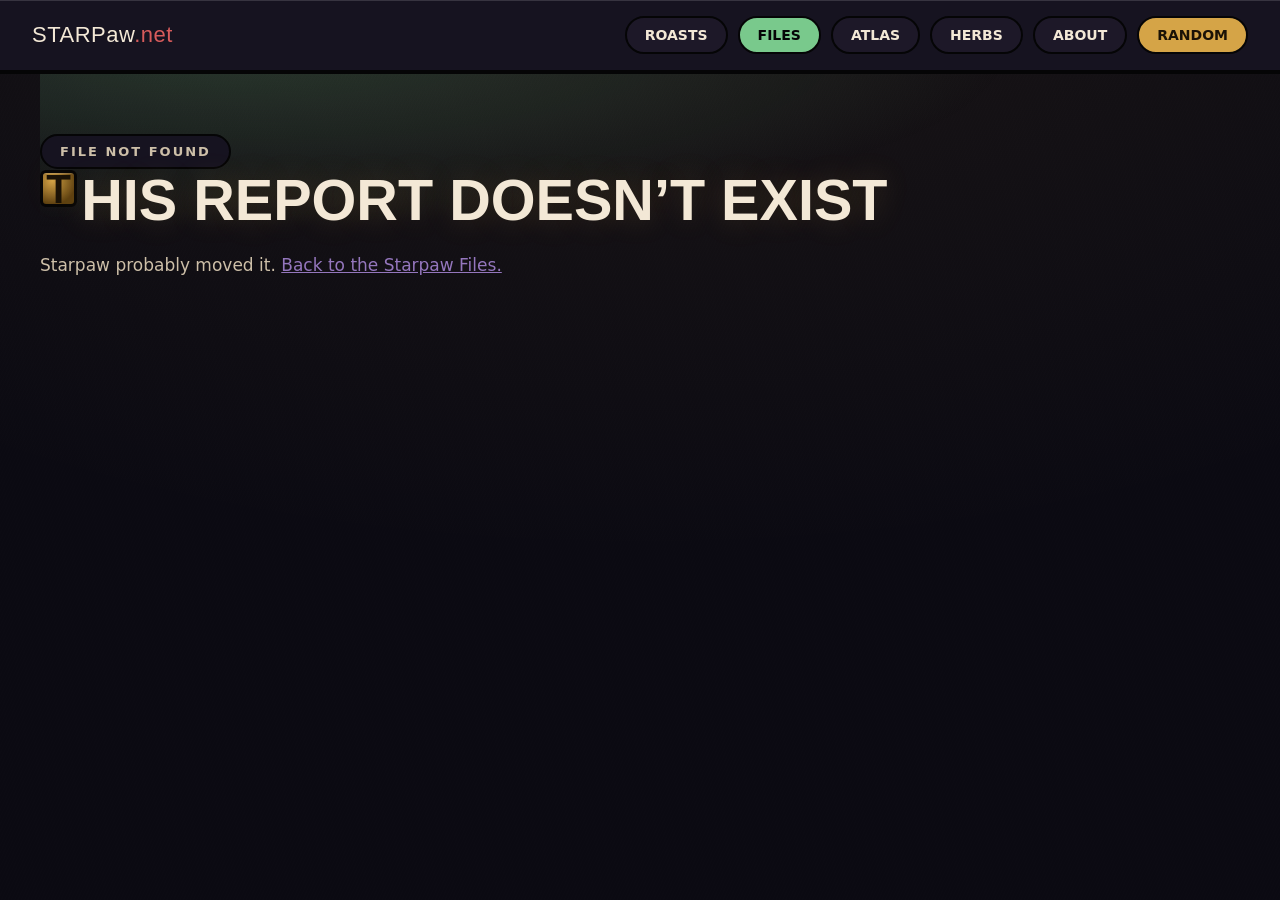
<file: incident.html>
<!doctype html>
<html lang="en">
<head>
<meta charset="utf-8">
<meta name="viewport" content="width=device-width, initial-scale=1">
<title>Incident Report — STARPaw.net</title>
<link rel="icon" href="/favicon.svg">
<link rel="stylesheet" href="/css/style.css">
</head>
<body id="top">

<div id="site-header-mount"></div>
<script src="/js/random.js"></script>
<script src="/js/layout.js"></script>
<script>window.STARPAW_LAYOUT.mount("files", "section");</script>

<main>
  <section id="incident-detail" class="container section-hero"></section>
</main>

<div id="site-footer-mount"></div>

<script src="/js/spoilers.js"></script>
<script src="/js/incidents-data.js"></script>
<script src="/js/incident-detail.js"></script>
</body>
</html>
</file>
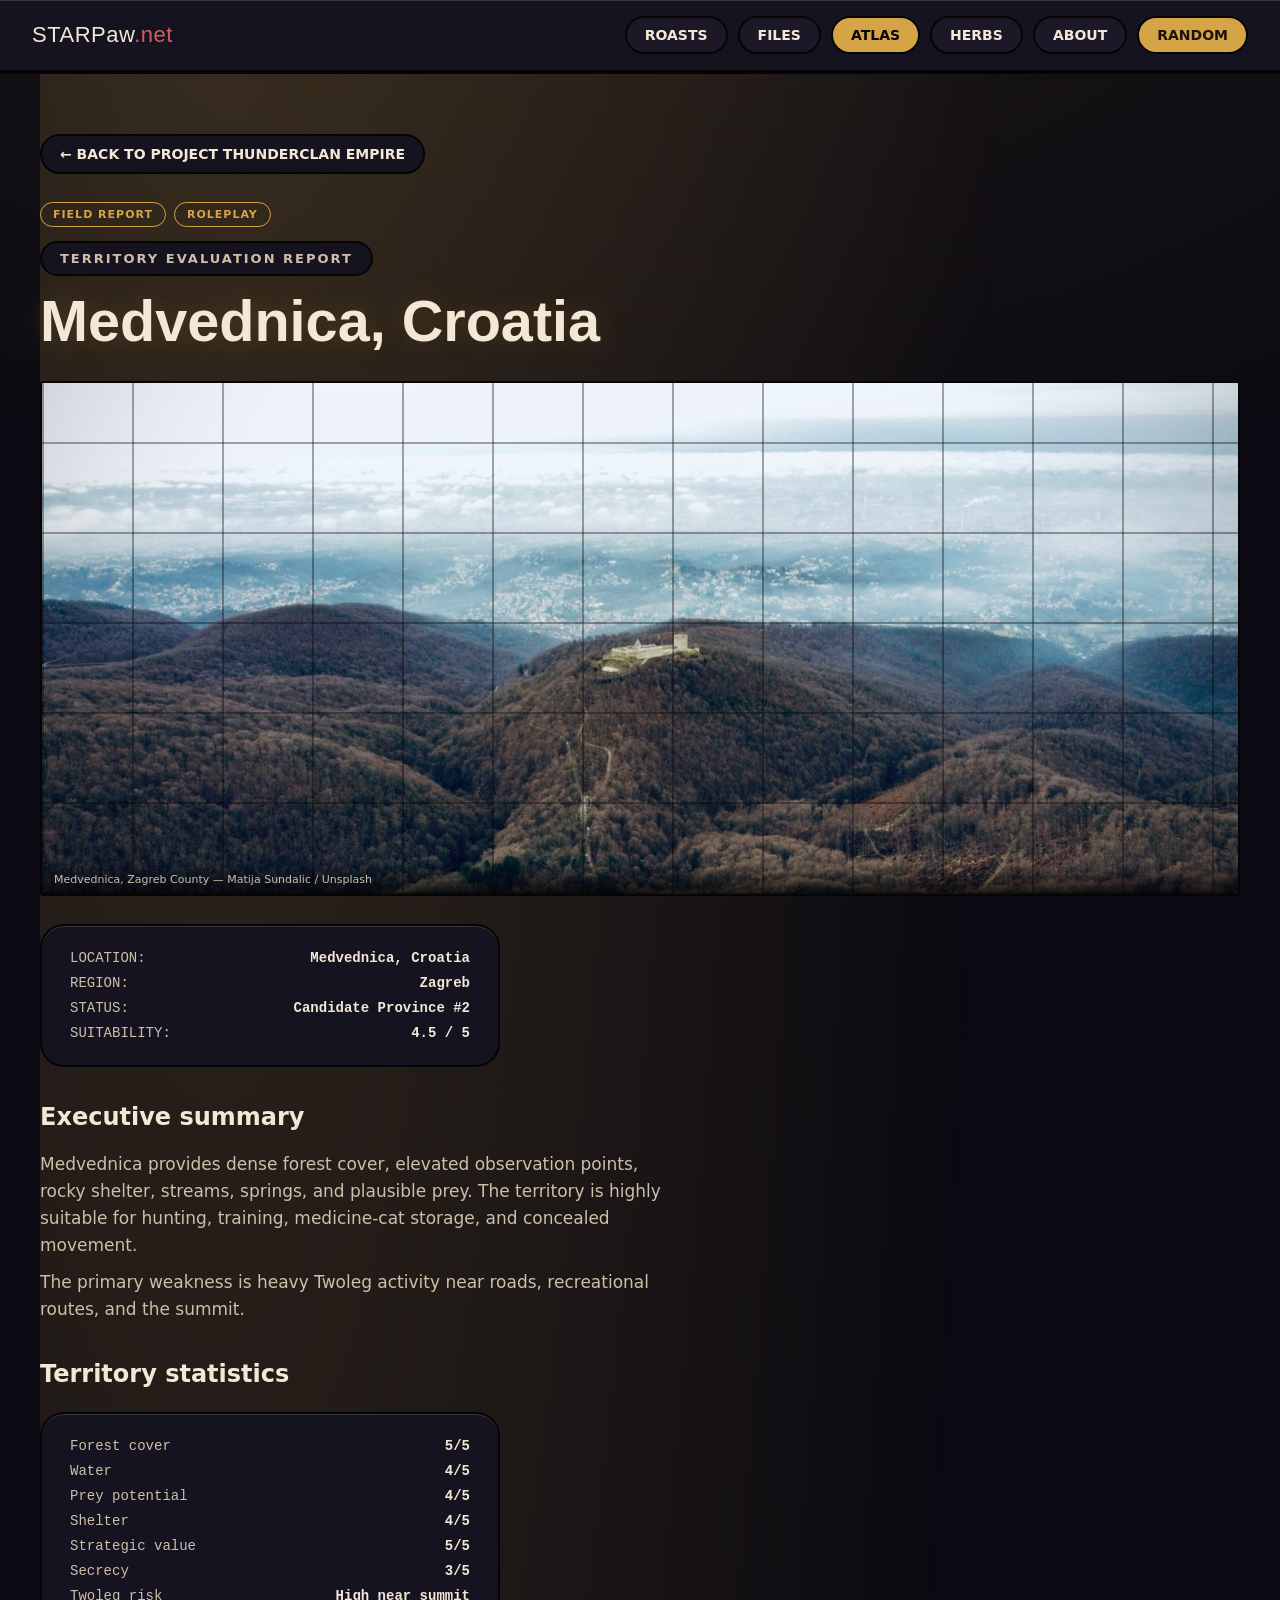
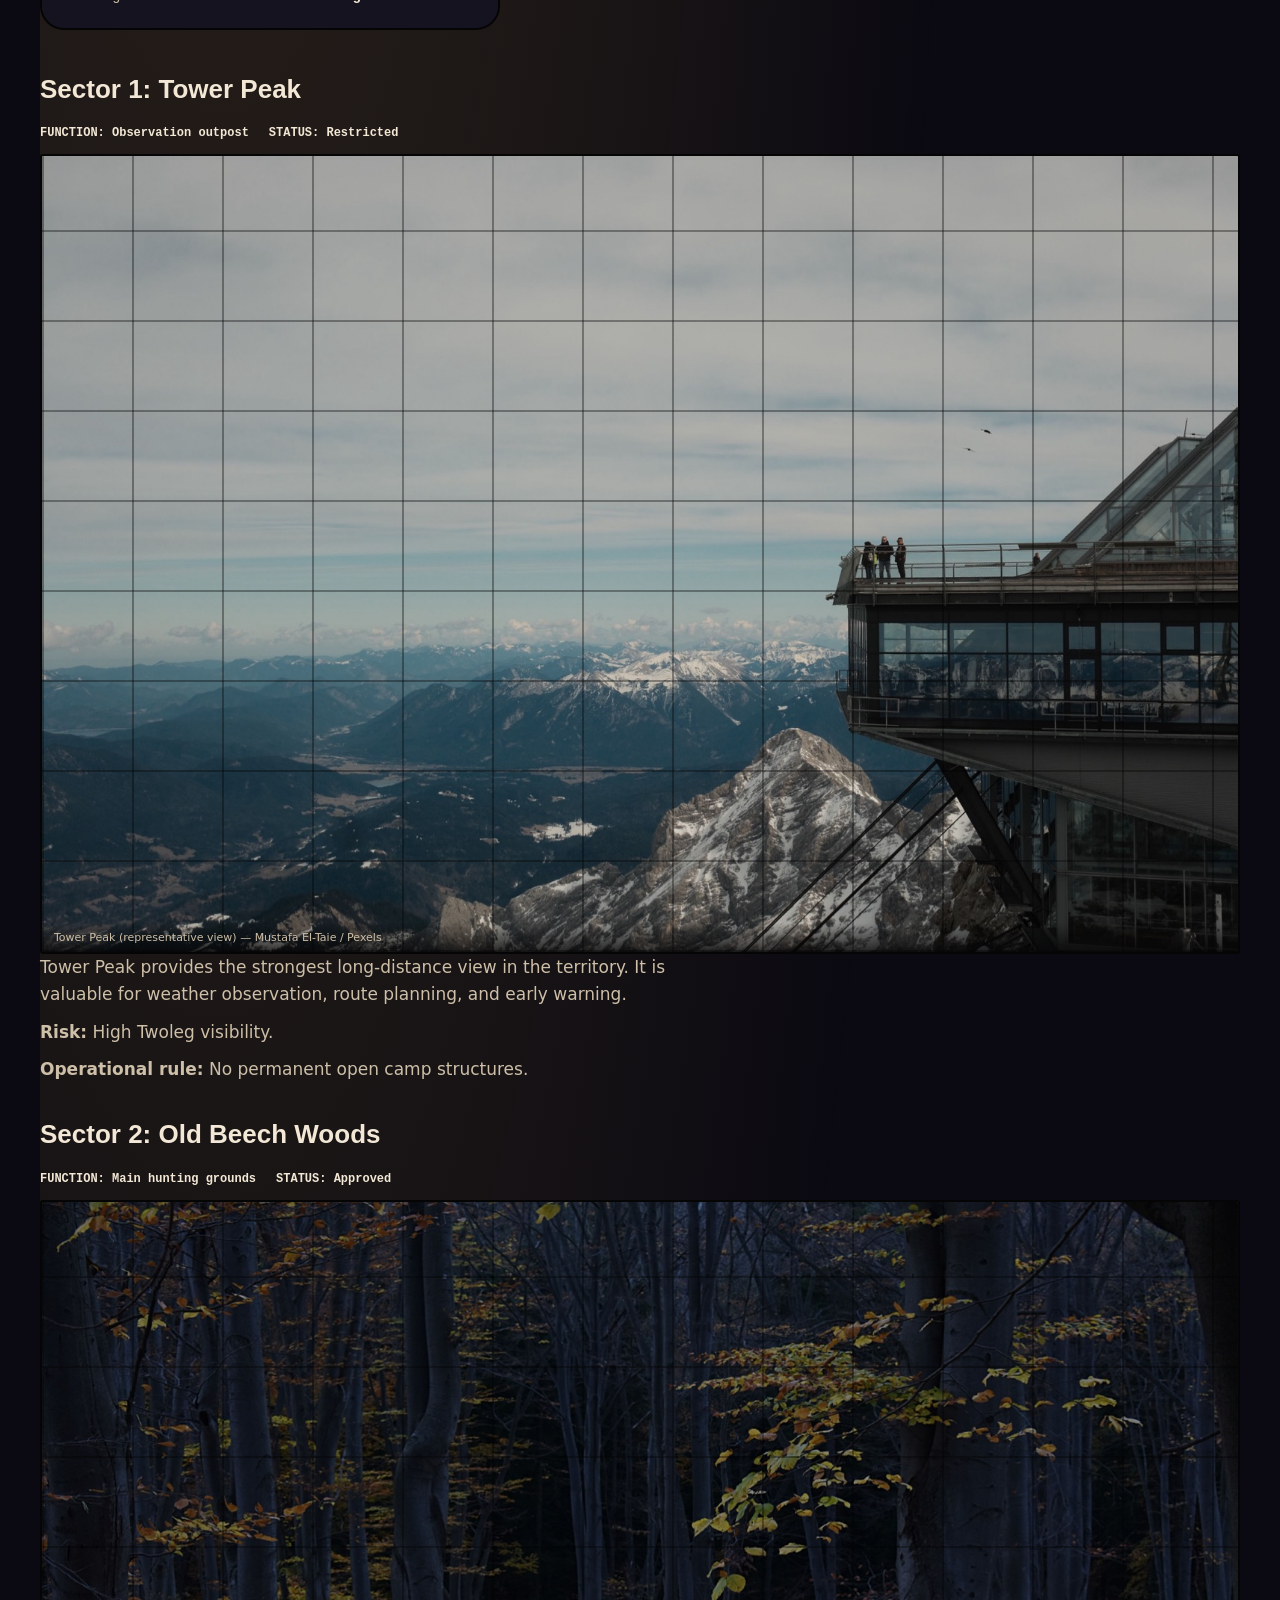
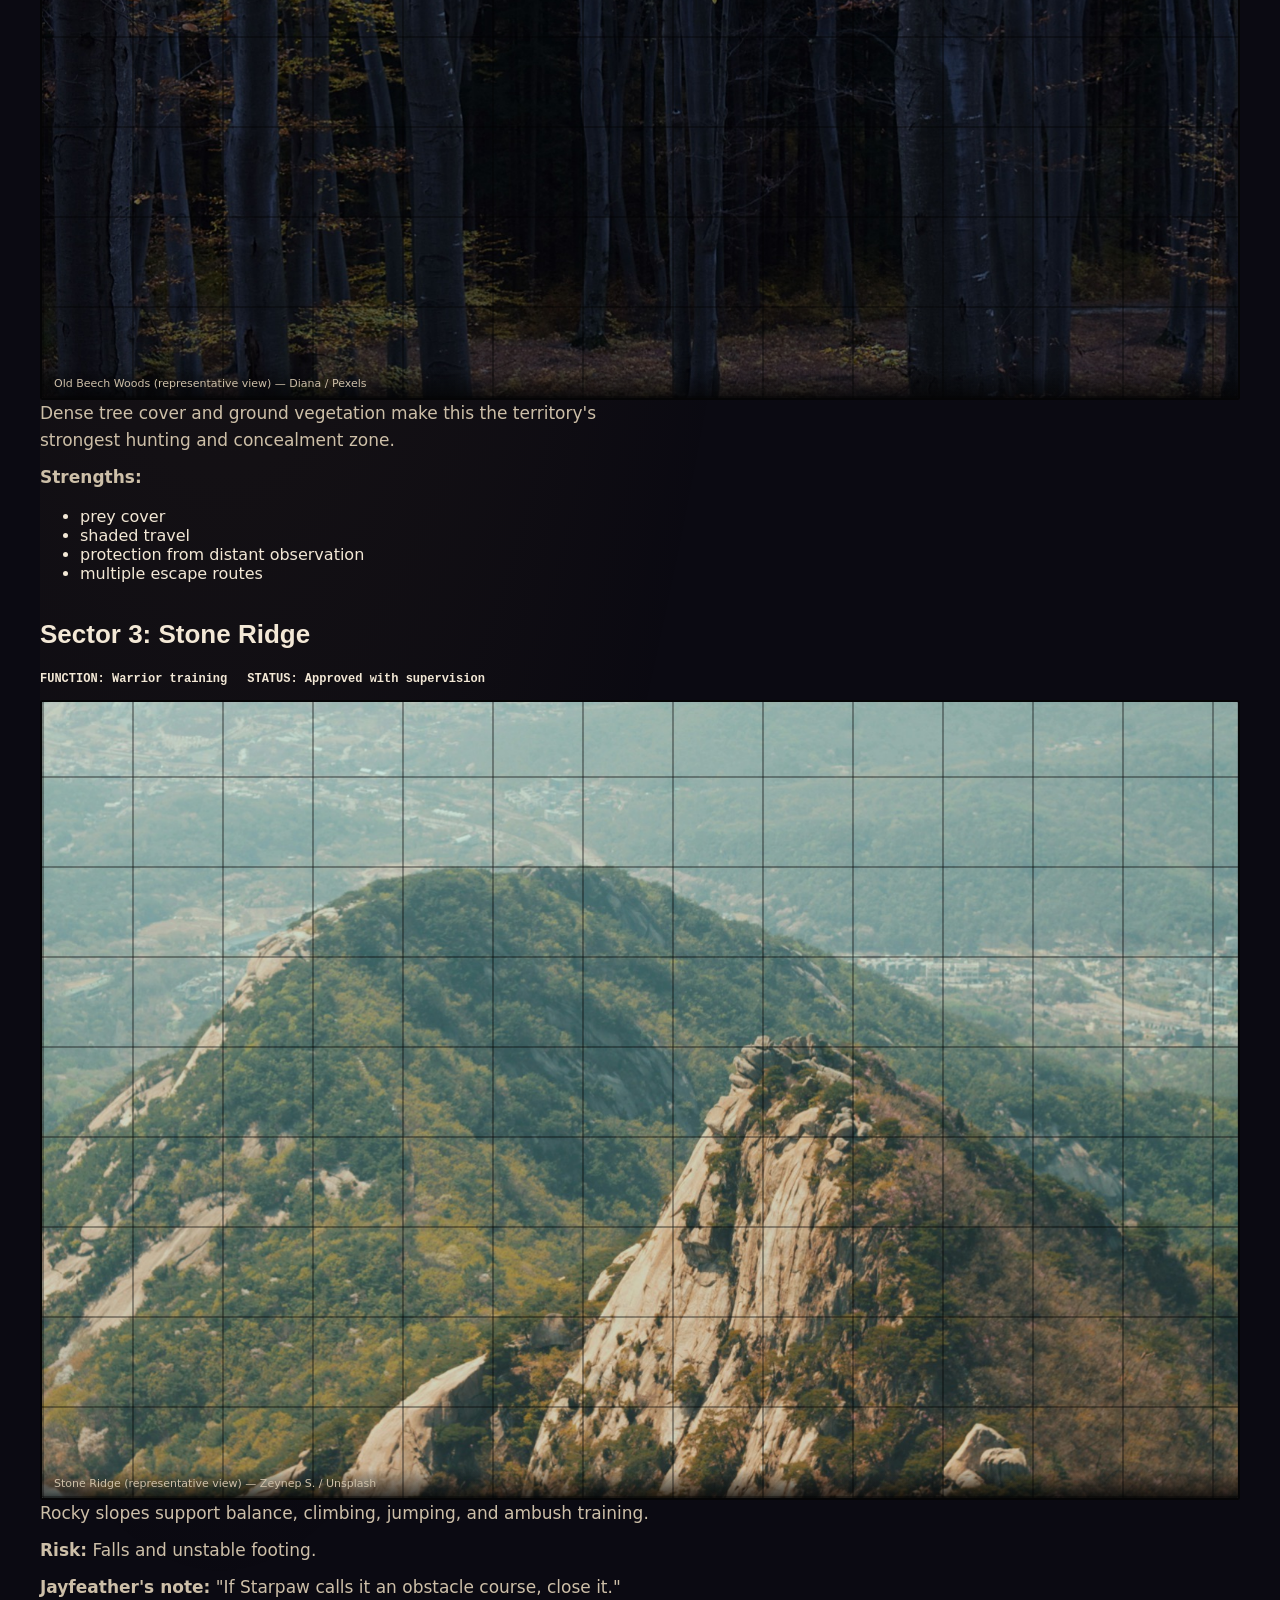
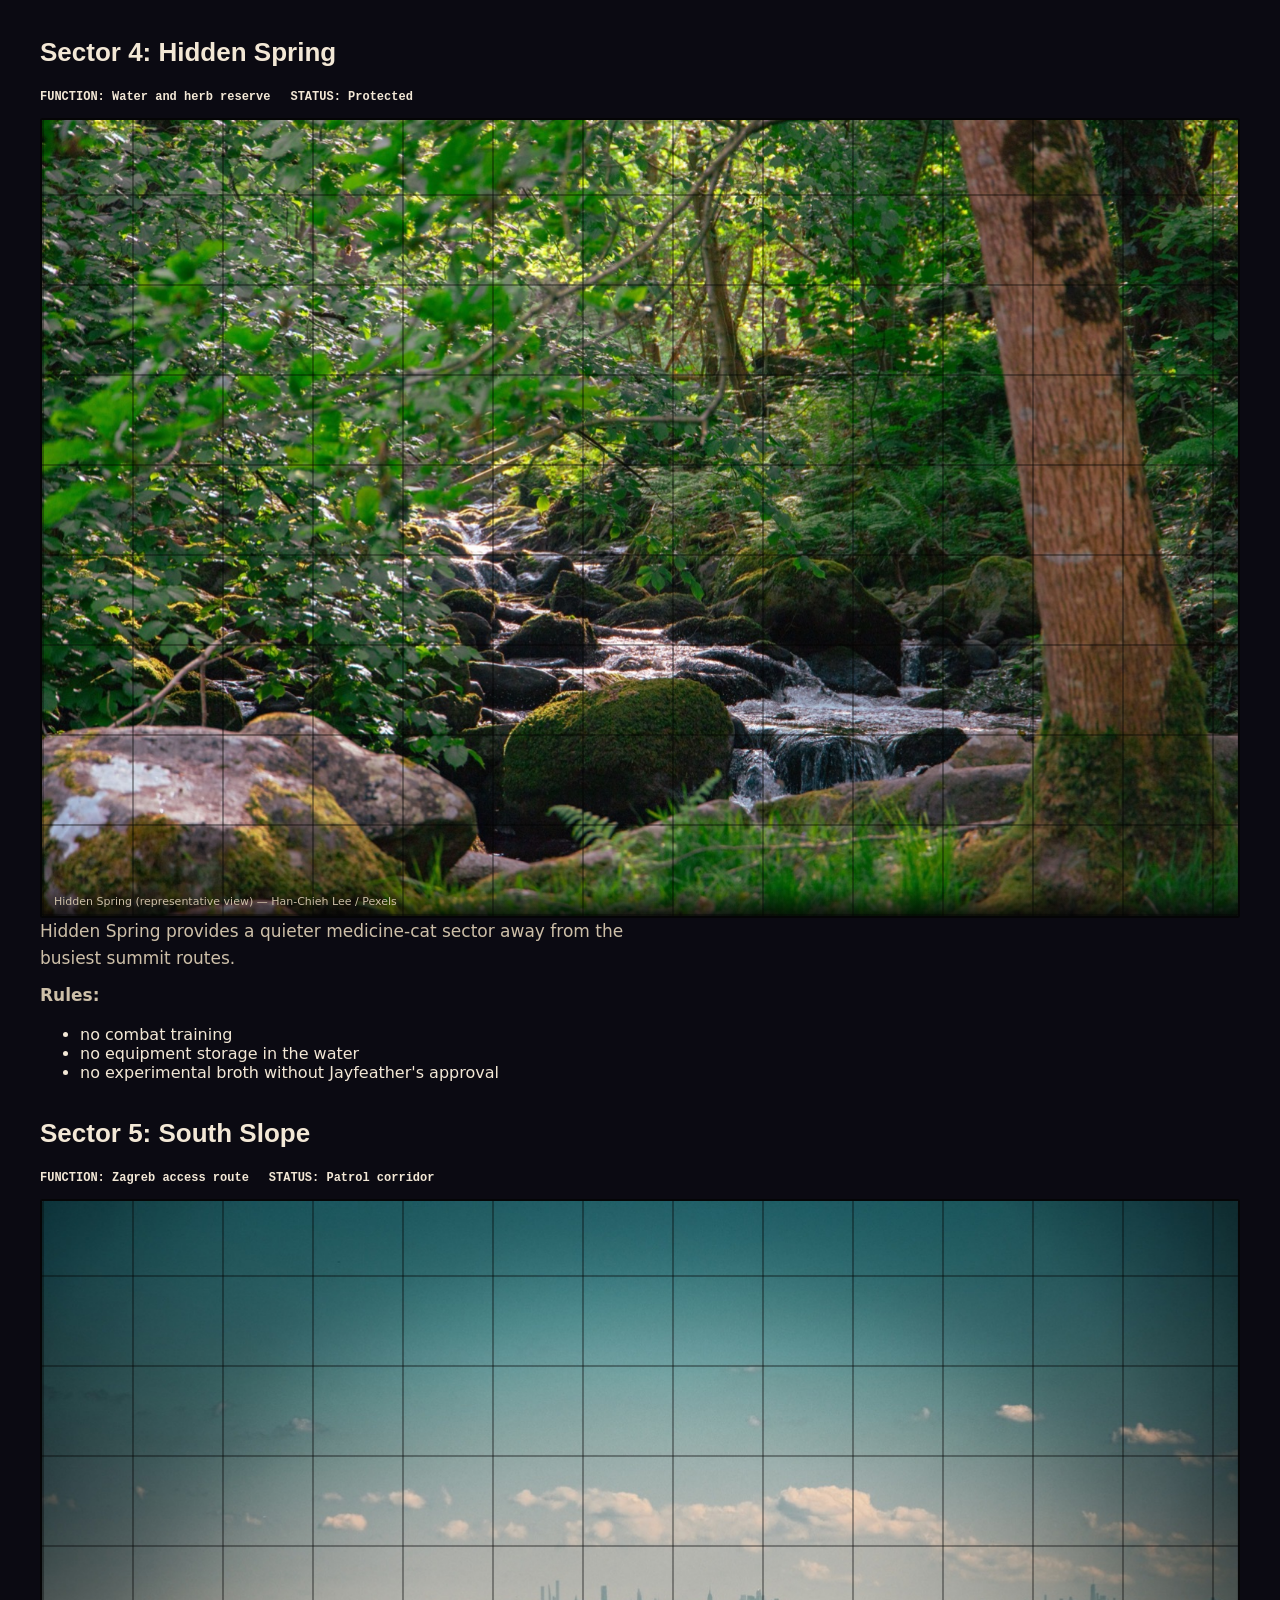
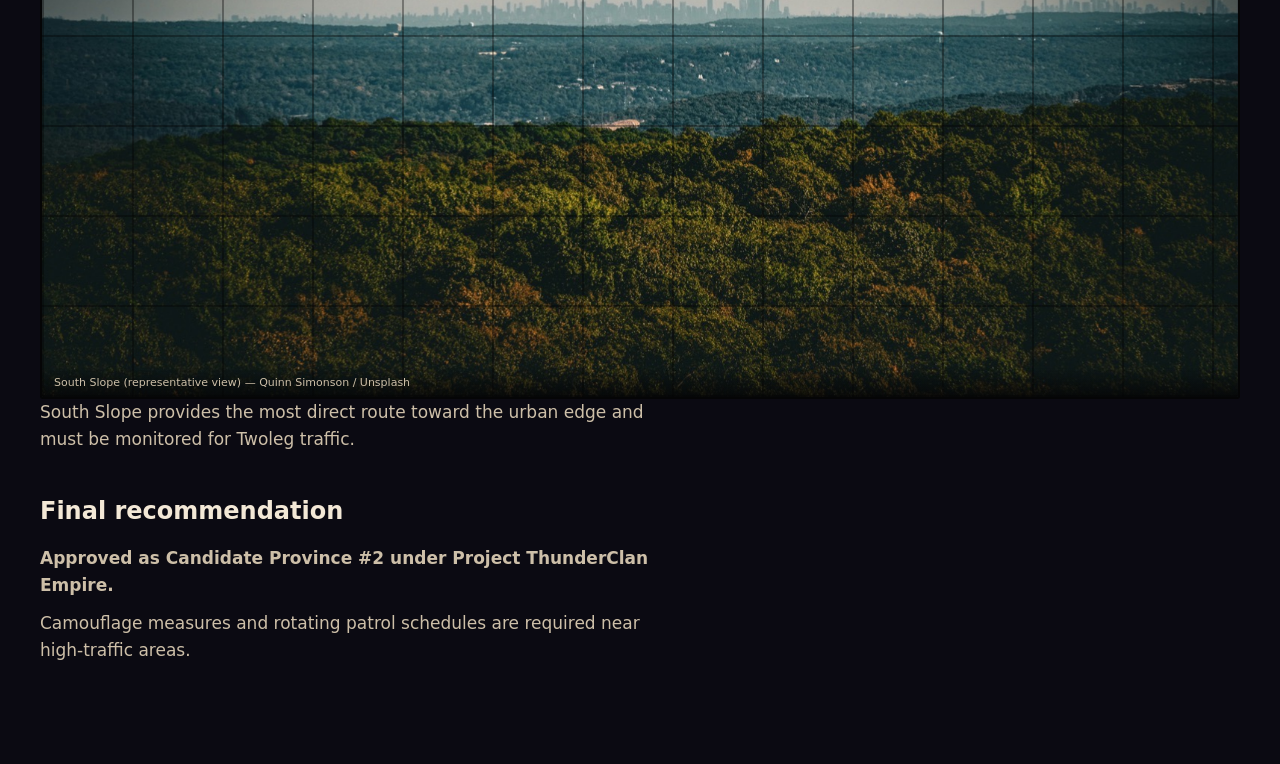
<file: medvednica.html>
<!doctype html>
<html lang="en">
<head>
<meta charset="utf-8">
<meta name="viewport" content="width=device-width, initial-scale=1">
<title>Medvednica Territory Report — STARPaw.net</title>
<meta name="description" content="Territory evaluation report: Medvednica, Croatia. Candidate Province #2 under Project ThunderClan Empire.">
<link rel="icon" href="/favicon.svg">
<link rel="stylesheet" href="/css/style.css">
</head>
<body id="top">

<div id="site-header-mount"></div>
<script src="/js/random.js"></script>
<script src="/js/layout.js"></script>
<script>window.STARPAW_LAYOUT.mount("atlas", "section");</script>

<main>
  <section class="container section-hero">
    <a class="btn btn-white" href="/atlas.html">← BACK TO PROJECT THUNDERCLAN EMPIRE</a>
    <div class="tag-row" style="margin-top:28px;">
      <span class="tag-pill">FIELD REPORT</span>
      <span class="tag-pill">ROLEPLAY</span>
    </div>

    <div class="eyebrow" style="margin-top:14px;">TERRITORY EVALUATION REPORT</div>
    <h1 class="hero-title" style="margin-top:14px;">Medvednica, Croatia</h1>

    <figure class="photo-frame photo-frame--hero">
      <img src="/images/atlas/medvednica-hero.jpg" alt="Forested mountain slopes of Medvednica, Croatia" loading="lazy">
      <figcaption>Medvednica, Zagreb County — Matija Sundalic / Unsplash</figcaption>
    </figure>

    <div class="stat-box" style="margin-top:0;">
      <dl>
        <div class="row"><span>LOCATION:</span><strong>Medvednica, Croatia</strong></div>
        <div class="row"><span>REGION:</span><strong>Zagreb</strong></div>
        <div class="row"><span>STATUS:</span><strong>Candidate Province #2</strong></div>
        <div class="row"><span>SUITABILITY:</span><strong>4.5 / 5</strong></div>
      </dl>
    </div>

    <section style="margin-top:36px;">
      <h2>Executive summary</h2>
      <p class="lead">Medvednica provides dense forest cover, elevated observation points, rocky shelter, streams, springs, and plausible prey. The territory is highly suitable for hunting, training, medicine-cat storage, and concealed movement.</p>
      <p class="lead">The primary weakness is heavy Twoleg activity near roads, recreational routes, and the summit.</p>
    </section>

    <section style="margin-top:36px;">
      <h2>Territory statistics</h2>
      <div class="stat-box">
        <dl>
          <div class="row"><span>Forest cover</span><strong>5/5</strong></div>
          <div class="row"><span>Water</span><strong>4/5</strong></div>
          <div class="row"><span>Prey potential</span><strong>4/5</strong></div>
          <div class="row"><span>Shelter</span><strong>4/5</strong></div>
          <div class="row"><span>Strategic value</span><strong>5/5</strong></div>
          <div class="row"><span>Secrecy</span><strong>3/5</strong></div>
          <div class="row"><span>Twoleg risk</span><strong>High near summit</strong></div>
        </dl>
      </div>
    </section>

    <section style="margin-top:44px;">
      <h2 style="font-family:var(--font-display); font-size:26px;">Sector 1: Tower Peak</h2>
      <div class="stat-line" style="display:flex; gap:20px; margin:10px 0;">
        <span>FUNCTION: Observation outpost</span><span>STATUS: Restricted</span>
      </div>
      <figure class="photo-frame photo-frame--sector">
        <img src="/images/atlas/medvednica-sector1.jpg" alt="Panoramic mountain view from an elevated observation deck" loading="lazy">
        <figcaption>Tower Peak (representative view) — Mustafa El-Taie / Pexels</figcaption>
      </figure>
      <p class="lead">Tower Peak provides the strongest long-distance view in the territory. It is valuable for weather observation, route planning, and early warning.</p>
      <p class="lead"><strong>Risk:</strong> High Twoleg visibility.</p>
      <p class="lead"><strong>Operational rule:</strong> No permanent open camp structures.</p>
    </section>

    <section style="margin-top:36px;">
      <h2 style="font-family:var(--font-display); font-size:26px;">Sector 2: Old Beech Woods</h2>
      <div class="stat-line" style="display:flex; gap:20px; margin:10px 0;">
        <span>FUNCTION: Main hunting grounds</span><span>STATUS: Approved</span>
      </div>
      <figure class="photo-frame photo-frame--sector">
        <img src="/images/atlas/medvednica-sector2.jpg" alt="Dense beech forest at twilight" loading="lazy">
        <figcaption>Old Beech Woods (representative view) — Diana / Pexels</figcaption>
      </figure>
      <p class="lead">Dense tree cover and ground vegetation make this the territory's strongest hunting and concealment zone.</p>
      <p class="lead"><strong>Strengths:</strong></p>
      <ul>
        <li>prey cover</li>
        <li>shaded travel</li>
        <li>protection from distant observation</li>
        <li>multiple escape routes</li>
      </ul>
    </section>

    <section style="margin-top:36px;">
      <h2 style="font-family:var(--font-display); font-size:26px;">Sector 3: Stone Ridge</h2>
      <div class="stat-line" style="display:flex; gap:20px; margin:10px 0;">
        <span>FUNCTION: Warrior training</span><span>STATUS: Approved with supervision</span>
      </div>
      <figure class="photo-frame photo-frame--sector">
        <img src="/images/atlas/medvednica-sector3.jpg" alt="Rocky mountain peaks covered in green trees" loading="lazy">
        <figcaption>Stone Ridge (representative view) — Zeynep S. / Unsplash</figcaption>
      </figure>
      <p class="lead">Rocky slopes support balance, climbing, jumping, and ambush training.</p>
      <p class="lead"><strong>Risk:</strong> Falls and unstable footing.</p>
      <p class="lead"><strong>Jayfeather's note:</strong> "If Starpaw calls it an obstacle course, close it."</p>
    </section>

    <section style="margin-top:36px;">
      <h2 style="font-family:var(--font-display); font-size:26px;">Sector 4: Hidden Spring</h2>
      <div class="stat-line" style="display:flex; gap:20px; margin:10px 0;">
        <span>FUNCTION: Water and herb reserve</span><span>STATUS: Protected</span>
      </div>
      <figure class="photo-frame photo-frame--sector">
        <img src="/images/atlas/medvednica-sector4.jpg" alt="Woodland stream flowing over moss-covered rocks" loading="lazy">
        <figcaption>Hidden Spring (representative view) — Han-Chieh Lee / Pexels</figcaption>
      </figure>
      <p class="lead">Hidden Spring provides a quieter medicine-cat sector away from the busiest summit routes.</p>
      <p class="lead"><strong>Rules:</strong></p>
      <ul>
        <li>no combat training</li>
        <li>no equipment storage in the water</li>
        <li>no experimental broth without Jayfeather's approval</li>
      </ul>
    </section>

    <section style="margin-top:36px;">
      <h2 style="font-family:var(--font-display); font-size:26px;">Sector 5: South Slope</h2>
      <div class="stat-line" style="display:flex; gap:20px; margin:10px 0;">
        <span>FUNCTION: Zagreb access route</span><span>STATUS: Patrol corridor</span>
      </div>
      <figure class="photo-frame photo-frame--sector">
        <img src="/images/atlas/medvednica-sector5.jpg" alt="Distant city skyline over rolling forested hills" loading="lazy">
        <figcaption>South Slope (representative view) — Quinn Simonson / Unsplash</figcaption>
      </figure>
      <p class="lead">South Slope provides the most direct route toward the urban edge and must be monitored for Twoleg traffic.</p>
    </section>

    <section style="margin-top:44px;" class="pad-bottom-lg">
      <h2>Final recommendation</h2>
      <p class="lead"><strong>Approved as Candidate Province #2 under Project ThunderClan Empire.</strong></p>
      <p class="lead">Camouflage measures and rotating patrol schedules are required near high-traffic areas.</p>
    </section>
  </section>
</main>

<div id="site-footer-mount"></div>
</body>
</html>
</file>
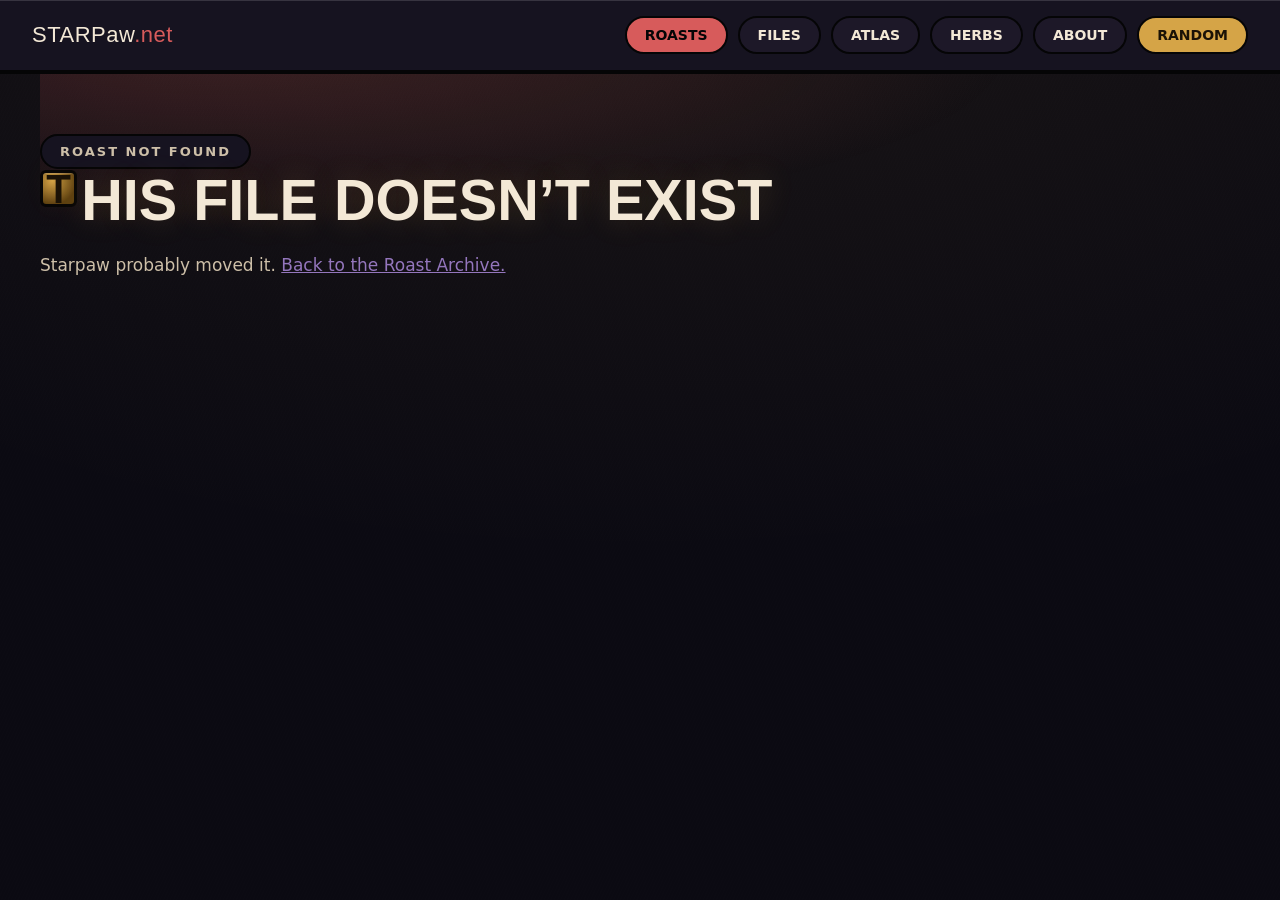
<file: roast.html>
<!doctype html>
<html lang="en">
<head>
<meta charset="utf-8">
<meta name="viewport" content="width=device-width, initial-scale=1">
<title>Roast — STARPaw.net</title>
<link rel="icon" href="/favicon.svg">
<link rel="stylesheet" href="/css/style.css">
</head>
<body id="top">

<div id="site-header-mount"></div>
<script src="/js/random.js"></script>
<script src="/js/layout.js"></script>
<script>window.STARPAW_LAYOUT.mount("roasts", "section");</script>

<main>
  <section id="roast-detail" class="container section-hero"></section>
</main>

<div id="site-footer-mount"></div>

<script src="/js/roasts-data.js"></script>
<script src="/js/roast-detail.js"></script>
</body>
</html>
</file>
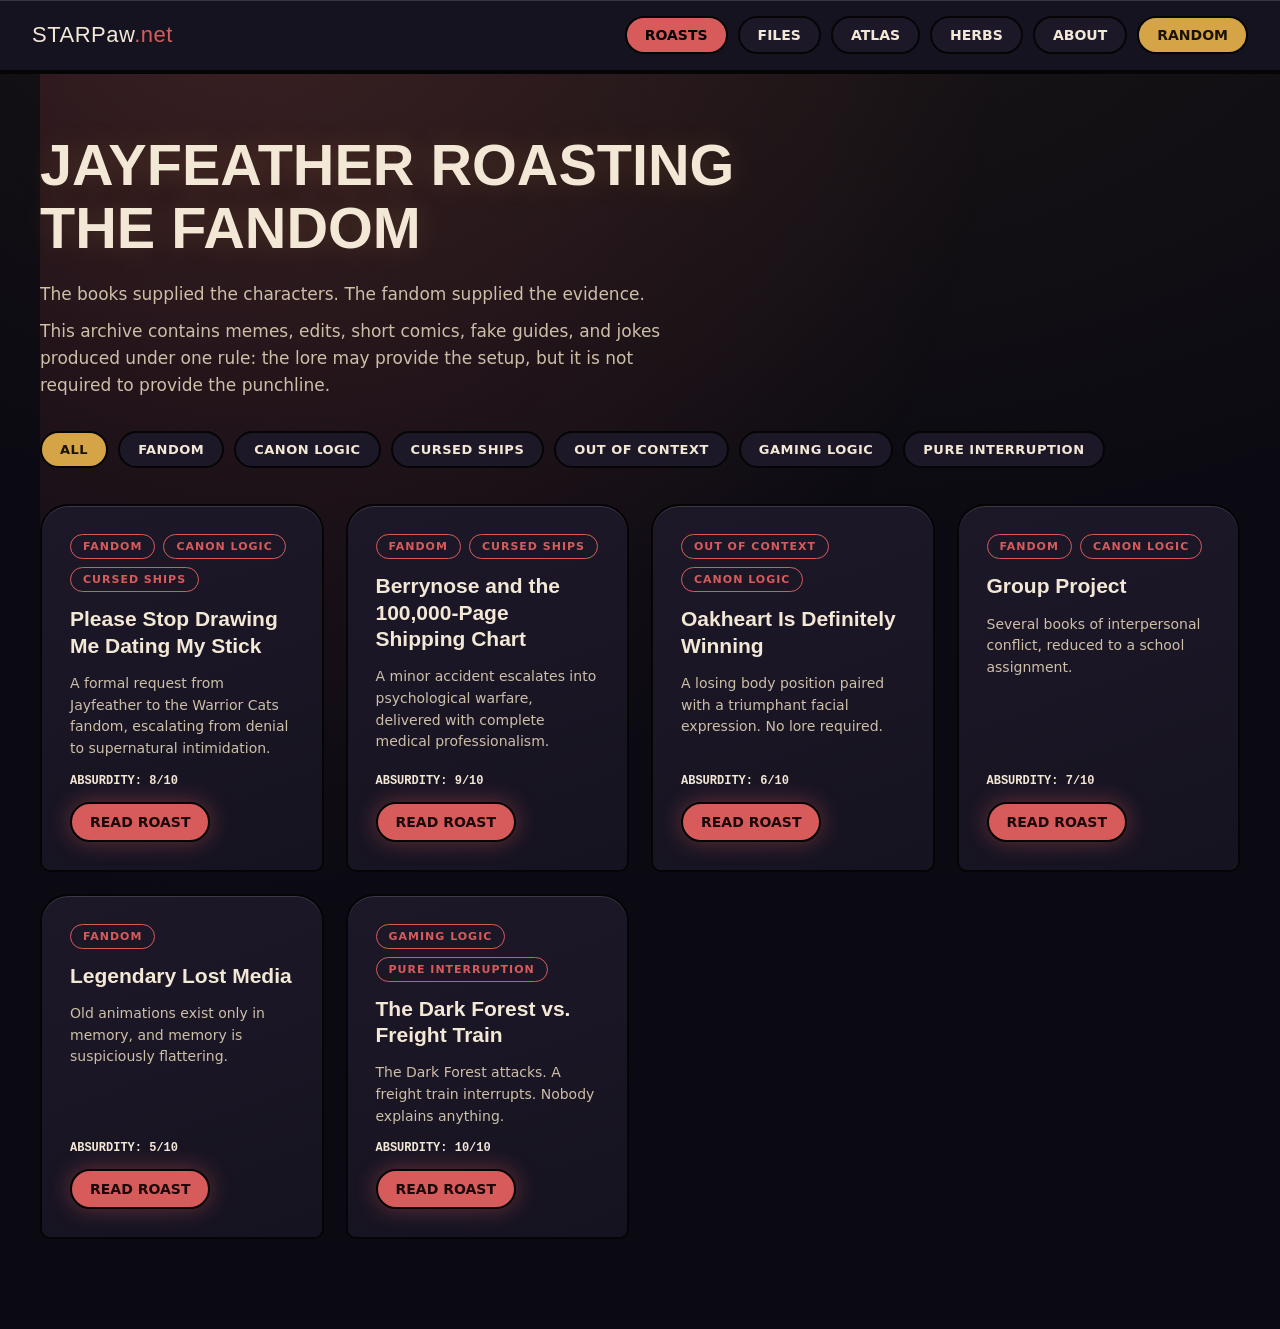
<file: roasts.html>
<!doctype html>
<html lang="en">
<head>
<meta charset="utf-8">
<meta name="viewport" content="width=device-width, initial-scale=1">
<title>Roasts — STARPaw.net</title>
<meta name="description" content="Jayfeather roasts the Warrior Cats fandom: memes, edits, short comics, and jokes that don't require canon to land.">
<link rel="icon" href="/favicon.svg">
<link rel="stylesheet" href="/css/style.css">
</head>
<body id="top">

<div id="site-header-mount"></div>
<script src="/js/random.js"></script>
<script src="/js/layout.js"></script>
<script>window.STARPAW_LAYOUT.mount("roasts", "section");</script>

<main>
  <section class="container section-hero">
    <h1 class="hero-title">JAYFEATHER ROASTING<br>THE FANDOM</h1>
    <p class="lead">The books supplied the characters. The fandom supplied the evidence.</p>
    <p class="lead" style="margin-bottom:32px;">This archive contains memes, edits, short comics, fake guides, and jokes produced under one rule: the lore may provide the setup, but it is not required to provide the punchline.</p>

    <div id="filter-pills" style="display:flex; gap:10px; flex-wrap:wrap; margin-bottom:36px;"></div>

    <div id="roast-grid" class="card-grid pad-bottom-lg"></div>
  </section>
</main>

<div id="site-footer-mount"></div>

<script src="/js/roasts-data.js"></script>
<script src="/js/roasts.js"></script>
</body>
</html>
</file>
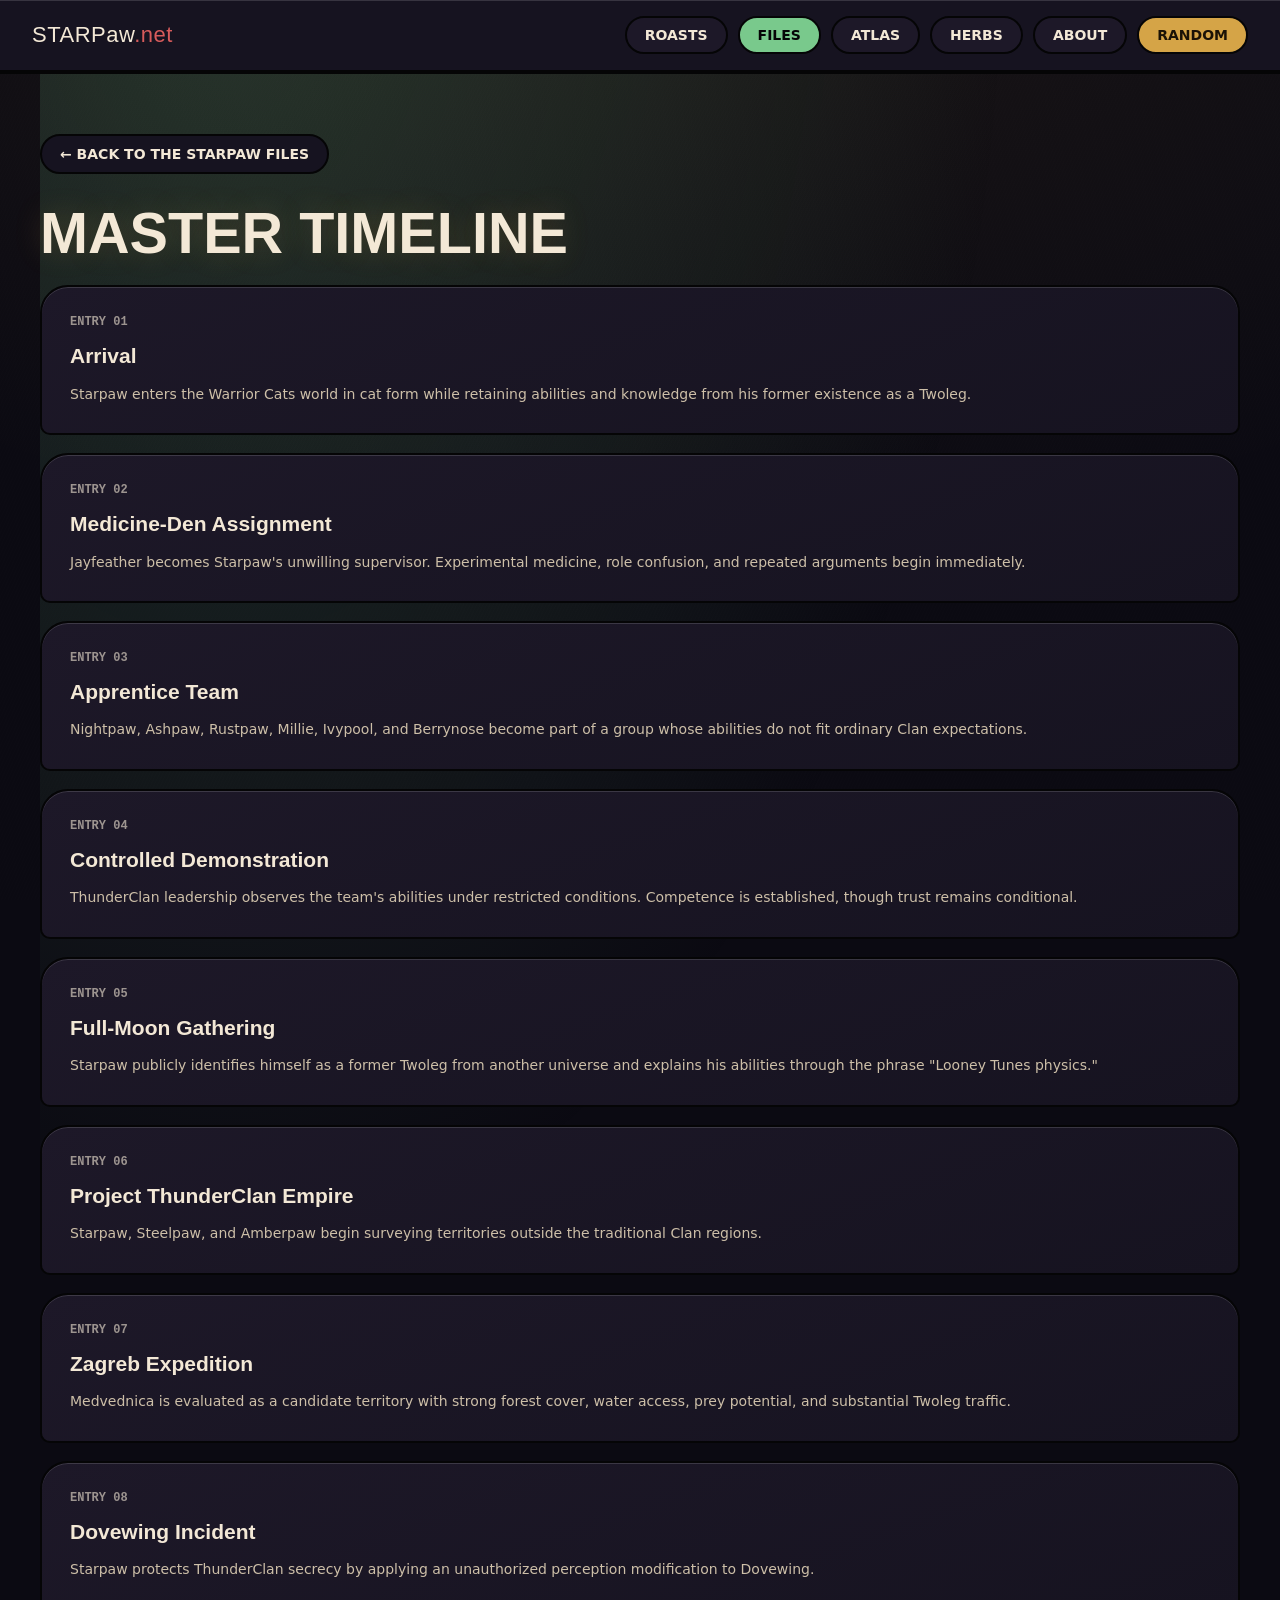
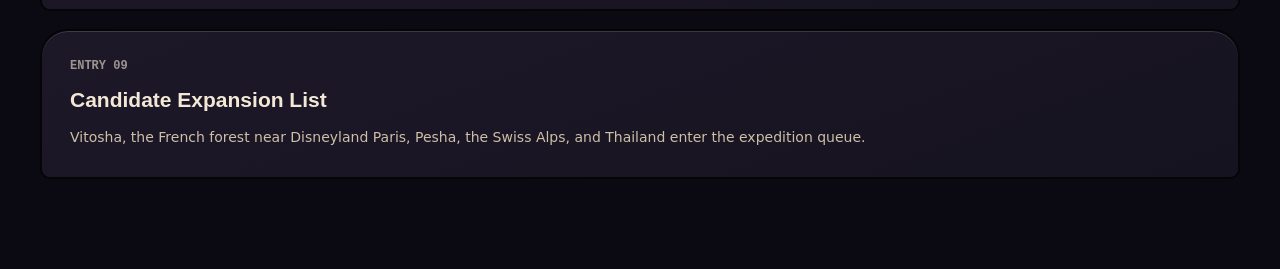
<file: timeline.html>
<!doctype html>
<html lang="en">
<head>
<meta charset="utf-8">
<meta name="viewport" content="width=device-width, initial-scale=1">
<title>Master Timeline — STARPaw.net</title>
<meta name="description" content="The master timeline of the Starpaw roleplay continuity, from arrival to the candidate expansion list.">
<link rel="icon" href="/favicon.svg">
<link rel="stylesheet" href="/css/style.css">
</head>
<body id="top">

<div id="site-header-mount"></div>
<script src="/js/random.js"></script>
<script src="/js/layout.js"></script>
<script>window.STARPAW_LAYOUT.mount("files", "section");</script>

<main>
  <section class="container section-hero">
    <a class="btn btn-white" href="/files.html">← BACK TO THE STARPAW FILES</a>
    <h1 class="hero-title" style="margin-top:28px;">MASTER TIMELINE</h1>

    <div style="display:flex; flex-direction:column; gap:18px;" class="pad-bottom-lg">
      <article class="card">
        <div class="stat-line" style="opacity:0.6;">ENTRY 01</div>
        <h3>Arrival</h3>
        <p>Starpaw enters the Warrior Cats world in cat form while retaining abilities and knowledge from his former existence as a Twoleg.</p>
      </article>
      <article class="card">
        <div class="stat-line" style="opacity:0.6;">ENTRY 02</div>
        <h3>Medicine-Den Assignment</h3>
        <p>Jayfeather becomes Starpaw's unwilling supervisor. Experimental medicine, role confusion, and repeated arguments begin immediately.</p>
      </article>
      <article class="card">
        <div class="stat-line" style="opacity:0.6;">ENTRY 03</div>
        <h3>Apprentice Team</h3>
        <p>Nightpaw, Ashpaw, Rustpaw, Millie, Ivypool, and Berrynose become part of a group whose abilities do not fit ordinary Clan expectations.</p>
      </article>
      <article class="card">
        <div class="stat-line" style="opacity:0.6;">ENTRY 04</div>
        <h3>Controlled Demonstration</h3>
        <p>ThunderClan leadership observes the team's abilities under restricted conditions. Competence is established, though trust remains conditional.</p>
      </article>
      <article class="card">
        <div class="stat-line" style="opacity:0.6;">ENTRY 05</div>
        <h3>Full-Moon Gathering</h3>
        <p>Starpaw publicly identifies himself as a former Twoleg from another universe and explains his abilities through the phrase "Looney Tunes physics."</p>
      </article>
      <article class="card">
        <div class="stat-line" style="opacity:0.6;">ENTRY 06</div>
        <h3>Project ThunderClan Empire</h3>
        <p>Starpaw, Steelpaw, and Amberpaw begin surveying territories outside the traditional Clan regions.</p>
      </article>
      <article class="card">
        <div class="stat-line" style="opacity:0.6;">ENTRY 07</div>
        <h3>Zagreb Expedition</h3>
        <p>Medvednica is evaluated as a candidate territory with strong forest cover, water access, prey potential, and substantial Twoleg traffic.</p>
      </article>
      <article class="card">
        <div class="stat-line" style="opacity:0.6;">ENTRY 08</div>
        <h3>Dovewing Incident</h3>
        <p>Starpaw protects ThunderClan secrecy by applying an unauthorized perception modification to Dovewing.</p>
      </article>
      <article class="card">
        <div class="stat-line" style="opacity:0.6;">ENTRY 09</div>
        <h3>Candidate Expansion List</h3>
        <p>Vitosha, the French forest near Disneyland Paris, Pesha, the Swiss Alps, and Thailand enter the expedition queue.</p>
      </article>
    </div>
  </section>
</main>

<div id="site-footer-mount"></div>
</body>
</html>
</file>
<file: css/style.css>
/* STARPaw.net — shared design system
   v2 — "Vitrage of the Clan": medieval stained glass + illuminated manuscript,
   played straight over absurdist cat drama. See /DESIGN.md for the full spec.
   Class names and custom-property names are unchanged from v1 so every existing
   page repaints without markup changes; values are new. */

:root {
  /* ---- glass / ground ---- */
  --night: #0b0a12;
  --panel: #161320;
  --panel-2: #1d1828;
  --lead: #050506;
  --leadhi: rgba(255, 255, 255, 0.14);
  --parchment: #f3e8d6;
  --parchdim: #cdbfa8;

  /* ---- section colors (canonical vitrage names) ---- */
  --roasts: #d75b5b; /* cinnabar — candle-flame red */
  --files: #79c98c;  /* emerald — cathedral glass green */
  --atlas: #d5a447;  /* old gold — icon-frame gold */
  --herbs: #9476bd;  /* amethyst — poison-berry purple */
  --about: #7fa0c9;  /* ultramarine-ish blue */

  /* ---- dark "ink" text used ON TOP OF a bright section color ---- */
  --roasts-ink: #1c0808;
  --files-ink: #0b1a10;
  --atlas-ink: #1a1206;
  --herbs-ink: #1a1024;
  --about-ink: #0c1826;

  /* ---- legacy names kept so existing inline var() references still resolve ---- */
  --bg: var(--night);
  --ink: var(--parchment);
  --white: var(--panel);
  --link: var(--herbs);
  --link-hover: var(--roasts);
  --ember: var(--roasts);
  --mint: var(--files);
  --sun: var(--atlas);
  --lilac: var(--herbs);
  --sky: var(--about);
  --green: var(--files);
  --red: var(--roasts);

  /* ---- ambient per-page accent, set by js/layout.js via body[data-accent] ---- */
  --accent: var(--atlas);
  --accent-ink: var(--atlas-ink);

  --font-display: Impact, Haettenschweiler, "Arial Narrow Bold", sans-serif;
  --font-body: Inter, ui-sans-serif, system-ui, -apple-system,
    BlinkMacSystemFont, "Segoe UI", sans-serif;
  --font-mono: "Courier New", Courier, monospace;

  /* ---- motion tokens ---- */
  --ease-glass: cubic-bezier(0.2, 0.8, 0.2, 1);
  --t-shard: 900ms;
  --t-stagger: 60ms;
  --t-shimmer: 4s;
  --t-seal: 420ms;
  --t-transition: 800ms;
}

* { box-sizing: border-box; }

html, body { margin: 0; }

body {
  background:
    radial-gradient(160% 120% at 50% -10%, rgba(213, 164, 71, 0.08), transparent 60%),
    var(--bg);
  background-attachment: fixed;
  color: var(--ink);
  font-family: var(--font-body);
  min-height: 100vh;
}

/* faint overall glass grain so no surface reads as flat/clean */
body::before {
  content: "";
  position: fixed;
  inset: 0;
  pointer-events: none;
  z-index: 0;
  opacity: 0.05;
  mix-blend-mode: overlay;
  background-image: repeating-linear-gradient(115deg, #fff 0 1px, transparent 1px 3px);
}

main { position: relative; z-index: 1; }

a { color: var(--link); }
a:hover { color: var(--link-hover); }
::selection { background: var(--atlas); color: var(--atlas-ink); }

:focus-visible {
  outline: 2px solid var(--parchment);
  outline-offset: 2px;
}

@media (prefers-reduced-motion: reduce) {
  * { animation: none !important; transition: none !important; scroll-behavior: auto !important; }
}

.container {
  max-width: 1200px;
  margin: 0 auto;
  padding: 0 32px;
  position: relative;
}

/* ---------- ambient per-section accent ---------- */
body[data-accent="roasts"] { --accent: var(--roasts); --accent-ink: var(--roasts-ink); }
body[data-accent="files"]  { --accent: var(--files);  --accent-ink: var(--files-ink); }
body[data-accent="atlas"]  { --accent: var(--atlas);  --accent-ink: var(--atlas-ink); }
body[data-accent="herbs"]  { --accent: var(--herbs);  --accent-ink: var(--herbs-ink); }
body[data-accent="about"]  { --accent: var(--about);  --accent-ink: var(--about-ink); }

body[data-accent]:not([data-accent="home"]) .section-hero,
body[data-accent]:not([data-accent="home"]) .section-hero-lg {
  background: radial-gradient(120% 140% at 15% -10%, color-mix(in srgb, var(--accent) 20%, transparent), transparent 55%);
}

/* ---------- header / nav ---------- */

.site-header {
  position: sticky;
  top: 0;
  z-index: 50;
  background: var(--panel);
  border-bottom: 4px solid var(--lead);
  box-shadow: inset 0 1px 0 var(--leadhi);
  padding: 16px 32px;
  display: flex;
  align-items: center;
  justify-content: space-between;
  gap: 16px;
  flex-wrap: wrap;
}

.brand {
  font-family: var(--font-display);
  font-size: 22px;
  color: var(--ink);
  text-decoration: none;
  letter-spacing: 0.5px;
}
.brand:hover { color: var(--ink); }
.brand .accent { color: var(--roasts); }

.site-nav {
  display: flex;
  gap: 10px;
  flex-wrap: wrap;
  align-items: center;
}

.pill {
  font-family: var(--font-body);
  font-weight: 600;
  font-size: 14px;
  color: var(--ink);
  text-decoration: none;
  background: var(--panel-2);
  border: 2px solid var(--lead);
  border-radius: 47px;
  padding: 9px 18px;
  cursor: pointer;
  display: inline-block;
  transition: box-shadow 0.2s var(--ease-glass), transform 0.2s var(--ease-glass);
}
.pill:hover { color: var(--ink); box-shadow: 0 0 14px rgba(255, 255, 255, 0.12); }
.pill.active { font-weight: 700; color: var(--lead); }
.pill.random { font-weight: 700; background: var(--atlas); color: var(--atlas-ink); }

.mobile-menu-toggle { display: none; }

.mobile-menu {
  display: none;
  width: 100%;
  flex-direction: column;
  gap: 10px;
  margin-top: 4px;
}
.mobile-menu a,
.mobile-menu button {
  font-family: var(--font-body);
  font-weight: 500;
  font-size: 15px;
  color: var(--ink);
  text-decoration: none;
  background: var(--panel-2);
  border: 2px solid var(--lead);
  border-radius: 12px;
  padding: 12px 16px;
  text-align: left;
  cursor: pointer;
}

@media (max-width: 767px) {
  .site-nav { display: none; }
  .mobile-menu-toggle { display: inline-block; }
  .mobile-menu:not([hidden]) { display: flex; }
}

/* ---------- buttons / cta ---------- */

.btn {
  font-family: var(--font-body);
  font-weight: 800;
  font-size: 14px;
  color: var(--ink);
  text-decoration: none;
  border: 2px solid var(--lead);
  border-radius: 47px;
  padding: 10px 18px;
  width: fit-content;
  display: inline-block;
  cursor: pointer;
  transition: box-shadow 0.2s var(--ease-glass), transform 0.15s var(--ease-glass);
}
.btn:hover { color: var(--ink); transform: translateY(-1px); }
.btn-ember { background: var(--ember); color: var(--roasts-ink); box-shadow: 0 0 22px rgba(215, 91, 91, 0.4); }
.btn-ember:hover { color: var(--roasts-ink); }
.btn-white { background: var(--white); }
.btn-sun { background: var(--sun); color: var(--atlas-ink); }
.btn-sun:hover { color: var(--atlas-ink); }
.btn-mint { background: var(--mint); color: var(--files-ink); }
.btn-mint:hover { color: var(--files-ink); }
.btn-lilac { background: var(--lilac); color: var(--herbs-ink); }
.btn-lilac:hover { color: var(--herbs-ink); }
.btn-sky { background: var(--sky); color: var(--about-ink); }
.btn-sky:hover { color: var(--about-ink); }
.btn-green { background: var(--green); color: var(--files-ink); }
.btn-green:hover { color: var(--files-ink); }
.btn-lg { font-size: 16px; padding: 14px 26px; }

/* ---------- layout spacing ---------- */

.section-hero { padding: 60px 0 20px; }
.section-hero-lg { padding: 70px 0 60px; position: relative; }
.section { padding: 20px 0 60px; }
.section-tight { padding: 40px 0 60px; }
.pad-bottom-lg { padding-bottom: 70px; }

/* ---------- hero / illuminated initial ---------- */

.hero-title {
  font-family: var(--font-display);
  font-size: clamp(2rem, 5.5vw, 3.6rem);
  line-height: 1.1;
  margin: 0 0 20px;
  text-shadow: 0 0 30px rgba(213, 164, 71, 0.2);
}

.hero-title-lg {
  font-family: var(--font-display);
  font-size: clamp(2.6rem, 7vw, 5.6rem);
  line-height: 1.05;
  margin: 0 0 24px;
  max-width: 900px;
  text-shadow: 0 0 30px rgba(213, 164, 71, 0.25);
}

/* progressive enhancement added by js/layout.js (initIlluminatedCaps):
   wraps the first character of a heading in <span class="illuminated-cap">.
   Headings render perfectly well without it — this only adds the ornament. */
.illuminated-cap {
  float: left;
  width: 0.92em;
  height: 0.92em;
  margin: 0.03em 0.1em 0 0;
  background: radial-gradient(circle at 30% 25%, var(--atlas), #5c3f10 75%);
  border: 3px solid var(--lead);
  border-radius: 6px;
  display: flex;
  align-items: center;
  justify-content: center;
  font-size: 0.7em;
  color: var(--atlas-ink);
  box-shadow: inset 0 1px 0 var(--leadhi);
}

.lead {
  font-family: var(--font-body);
  font-size: 17px;
  line-height: 1.6;
  max-width: 640px;
  margin: 0 0 10px;
  color: var(--parchdim);
}

.stat-box {
  background: var(--panel);
  border: 2px solid var(--lead);
  border-radius: 24px;
  padding: 24px 28px;
  max-width: 460px;
  margin-top: 24px;
  box-shadow: inset 0 1px 0 var(--leadhi);
}

.stat-box .label {
  font-family: var(--font-mono);
  font-weight: 700;
  font-size: 13px;
  letter-spacing: 1.5px;
  margin-bottom: 14px;
  color: var(--atlas);
}

.stat-box dl {
  display: flex;
  flex-direction: column;
  gap: 9px;
  font-family: var(--font-mono);
  font-size: 14px;
  margin: 0;
}

.stat-box .row {
  display: flex;
  justify-content: space-between;
  align-items: center;
  gap: 12px;
}
.stat-box .row span:first-child { margin: 0; color: var(--parchdim); }
.stat-box .row strong { font-weight: 700; }

.eyebrow {
  font-family: var(--font-body);
  font-weight: 700;
  font-size: 13px;
  letter-spacing: 2px;
  background: var(--panel);
  border: 2px solid var(--lead);
  border-radius: 47px;
  display: inline-block;
  padding: 8px 18px;
  color: var(--parchdim);
}

/* ---------- filter pills ---------- */

.filter-pill {
  font-family: var(--font-body);
  font-weight: 700;
  font-size: 13px;
  letter-spacing: 0.5px;
  cursor: pointer;
  background: var(--panel-2);
  border: 2px solid var(--lead);
  border-radius: 47px;
  padding: 9px 18px;
  color: var(--ink);
}
.filter-pill.active { background: var(--atlas); color: var(--atlas-ink); }

/* ---------- card grid ---------- */

.card-grid {
  display: grid;
  grid-template-columns: repeat(auto-fit, minmax(280px, 1fr));
  gap: 22px;
}

.card-grid.cols-sm { grid-template-columns: repeat(auto-fit, minmax(240px, 1fr)); }
.card-grid.cols-lg { grid-template-columns: repeat(auto-fit, minmax(260px, 1fr)); }

.card {
  background: linear-gradient(160deg, var(--panel-2) 0%, var(--panel) 100%);
  border: 2px solid var(--lead);
  border-radius: 28px 28px 10px 10px;
  padding: 28px;
  display: flex;
  flex-direction: column;
  gap: 14px;
  box-shadow: inset 0 1px 0 var(--leadhi);
}

.card-lg {
  border-radius: 32px 32px 10px 10px;
  padding: 32px;
  gap: 16px;
}

.card-sm {
  border-radius: 22px 22px 8px 8px;
  padding: 22px;
  gap: 8px;
}

.card h3, .card-lg h3, .card-sm h3 {
  font-family: var(--font-display);
  margin: 0;
  line-height: 1.2;
}

.card-lg h3 { font-size: 24px; }
.card-sm h3 { font-size: 18px; }

.card-lg p, .card-sm p {
  font-family: var(--font-body);
  font-size: 15px;
  line-height: 1.6;
  margin: 0;
  color: var(--parchdim);
}
.card-lg p { flex: 1; font-size: 15px; }
.card-sm p { font-size: 13px; line-height: 1.5; font-style: italic; }

.badge {
  font-family: var(--font-body);
  font-weight: 700;
  font-size: 12px;
  letter-spacing: 1.5px;
  border: 2px solid var(--lead);
  border-radius: 47px;
  display: inline-block;
  padding: 6px 14px;
  width: fit-content;
}
.badge-ember { background: var(--ember); color: var(--roasts-ink); }
.badge-mint { background: var(--mint); color: var(--files-ink); }
.badge-sun { background: var(--sun); color: var(--atlas-ink); }
.badge-lilac { background: var(--lilac); color: var(--herbs-ink); }
.badge-green { background: var(--green); color: var(--files-ink); }

.tag-row {
  display: flex;
  gap: 8px;
  flex-wrap: wrap;
}

.tag-pill {
  font-family: var(--font-body);
  font-weight: 700;
  font-size: 11px;
  letter-spacing: 1px;
  background: transparent;
  border: 1.5px solid var(--accent);
  color: var(--accent);
  border-radius: 47px;
  padding: 5px 12px;
}

.card h3 {
  font-family: var(--font-display);
  font-size: 21px;
  margin: 0;
  line-height: 1.25;
}

.card p {
  font-family: var(--font-body);
  font-size: 14px;
  line-height: 1.55;
  margin: 0;
  flex: 1;
  color: var(--parchdim);
}

.stat-line {
  font-family: var(--font-mono);
  font-size: 12px;
  font-weight: 700;
}

@keyframes roast-pulse {
  0%, 100% { box-shadow: 0 0 0 0 rgba(215, 91, 91, 0.55); }
  50% { box-shadow: 0 0 0 10px rgba(215, 91, 91, 0); }
}

.roast-highlight {
  animation: roast-pulse 0.8s ease-in-out 2;
  border-color: var(--ember) !important;
}

/* ---------- footer ---------- */

.site-footer {
  background: var(--night);
  border-top: 4px solid var(--lead);
  padding: 40px 32px;
}

.footer-inner {
  max-width: 1200px;
  margin: 0 auto;
  display: flex;
  gap: 20px;
  flex-wrap: wrap;
  font-family: var(--font-body);
  font-weight: 500;
  font-size: 14px;
}

.footer-inner a { text-decoration: none; }

.site-footer.wide .footer-inner {
  flex-direction: column;
  gap: 28px;
}

.footer-legal {
  font-family: var(--font-body);
  font-size: 13px;
  line-height: 1.7;
  max-width: 640px;
  margin: 0;
  color: var(--parchdim);
}

.footer-links {
  display: flex;
  gap: 20px;
  flex-wrap: wrap;
  font-family: var(--font-body);
  font-weight: 500;
  font-size: 14px;
}
.footer-links a { text-decoration: none; }

/* =========================================================
   VITRAGE ADDITIONS — components with no v1 equivalent
   ========================================================= */

/* ---------- rose window (home hero mark) ---------- */

.rose-window {
  position: relative;
  width: 100%;
  max-width: 320px;
  aspect-ratio: 1;
  margin: 0 auto;
}
.rose-window::before {
  content: "";
  position: absolute;
  inset: 0;
  border-radius: 50%;
  background: conic-gradient(var(--roasts) 0deg 90deg, var(--files) 90deg 180deg, var(--herbs) 180deg 270deg, var(--atlas) 270deg 360deg);
  border: 8px solid var(--lead);
  box-shadow: 0 0 90px rgba(213, 164, 71, 0.22), inset 0 0 40px rgba(0, 0, 0, 0.5);
}
.rose-window::after {
  content: "";
  position: absolute;
  inset: 0;
  border-radius: 50%;
  background: repeating-conic-gradient(rgba(5, 5, 6, 0.85) 0deg 1.5deg, transparent 1.5deg 30deg);
  mix-blend-mode: multiply;
}
.rose-window .rose-hub {
  position: absolute;
  inset: 34%;
  border-radius: 50%;
  background: var(--night);
  border: 5px solid var(--lead);
  display: flex;
  align-items: center;
  justify-content: center;
  text-align: center;
  font-family: var(--font-display);
  font-size: clamp(11px, 2vw, 15px);
  line-height: 1.2;
  padding: 6px;
  color: var(--parchment);
}

/* ---------- portrait frame (character pages) ---------- */

.portrait-frame {
  position: relative;
  width: 100%;
  min-height: 320px;
  background: radial-gradient(140% 100% at 50% 0%, var(--panel-2), var(--night) 70%);
  clip-path: polygon(0 0, 100% 0, 100% 82%, 50% 100%, 0 82%);
  display: flex;
  align-items: center;
  justify-content: center;
  overflow: hidden;
}
.portrait-frame::before {
  content: "";
  position: absolute;
  inset: 0;
  background: repeating-linear-gradient(0deg, rgba(5, 5, 6, 0.4) 0 2px, transparent 2px 70px),
    repeating-linear-gradient(90deg, rgba(5, 5, 6, 0.4) 0 2px, transparent 2px 70px);
  pointer-events: none;
}
.portrait-frame svg { position: relative; z-index: 1; width: 72%; height: 72%; }

/* ---------- photo frame (territory report raster art) ---------- */

.photo-frame {
  position: relative;
  border: 2px solid var(--lead);
  border-radius: 3px;
  overflow: hidden;
  background: var(--panel-2);
  box-shadow: inset 0 1px 0 var(--leadhi);
}
.photo-frame img {
  display: block;
  position: relative;
  z-index: 1;
  width: 100%;
  height: 100%;
  object-fit: cover;
  will-change: transform;
}
.photo-frame::before {
  content: "";
  position: absolute;
  inset: 0;
  z-index: 2;
  background: repeating-linear-gradient(0deg, rgba(5, 5, 6, 0.35) 0 2px, transparent 2px 90px),
    repeating-linear-gradient(90deg, rgba(5, 5, 6, 0.35) 0 2px, transparent 2px 90px);
  mix-blend-mode: multiply;
  pointer-events: none;
}
.photo-frame figcaption {
  position: absolute;
  z-index: 3;
  left: 0;
  right: 0;
  bottom: 0;
  padding: 8px 12px;
  font-family: var(--font-body);
  font-size: 11px;
  color: var(--parchdim);
  background: linear-gradient(0deg, rgba(5, 5, 6, 0.78), transparent);
}
.photo-frame--hero { aspect-ratio: 21 / 9; margin: 28px 0; }
.photo-frame--sector { aspect-ratio: 3 / 2; margin: 14px 0 0; }
.photo-frame--sm { aspect-ratio: 4 / 3; }
@media (max-width: 640px) {
  .photo-frame--hero { aspect-ratio: 4 / 3; }
}

.character-layout {
  display: grid;
  grid-template-columns: minmax(240px, 420px) 1fr;
  gap: 44px;
  align-items: start;
}
@media (max-width: 860px) {
  .character-layout { grid-template-columns: 1fr; }
  .portrait-frame { min-height: 240px; }
}

/* ---------- spoiler seal / reveal (also used for CLASSIFIED entries) ---------- */

.spoiler-card {
  background: linear-gradient(160deg, var(--panel-2), var(--night));
  border: 4px solid var(--lead);
  border-radius: 20px;
  padding: 40px;
  text-align: center;
  max-width: 520px;
  box-shadow: inset 0 2px 0 var(--leadhi), inset 0 0 40px rgba(0, 0, 0, 0.6);
}
.spoiler-card .lock-glyph { margin-bottom: 14px; color: var(--herbs); }
.spoiler-card p { color: var(--parchdim); }
.spoiler-card .spoiler-note {
  margin-top: 18px;
  font-family: var(--font-mono);
  font-size: 10px;
  letter-spacing: 1px;
  color: #665a72;
}

@keyframes glaze-shut {
  0% { clip-path: inset(50% 0 50% 0); opacity: 0.4; }
  100% { clip-path: inset(0 0 0 0); opacity: 1; }
}
@keyframes glaze-open {
  0% { clip-path: inset(0 0 0 0); opacity: 1; }
  100% { clip-path: inset(50% 0 50% 0); opacity: 0; }
}
.spoiler-card.sealing { animation: glaze-shut var(--t-seal) var(--ease-glass) both; }
.spoiler-card.opening { animation: glaze-open var(--t-seal) var(--ease-glass) both; }

/* ---------- shard-assembly entrance (progressive enhancement, see js/layout.js) ---------- */

@keyframes shard-in {
  0% { opacity: 0; transform: translateY(14px) scale(0.97); filter: saturate(0.4); }
  100% { opacity: 1; transform: none; filter: saturate(1); }
}
.shard-enter {
  animation: shard-in var(--t-shard) var(--ease-glass) both;
  animation-delay: calc(var(--shard-i, 0) * var(--t-stagger));
}

/* ---------- cursor shimmer — glass catching light, never a full flash ---------- */

@keyframes glass-shimmer {
  0%, 100% { opacity: 0.9; }
  50% { opacity: 0.55; }
}
.shimmer {
  animation: glass-shimmer var(--t-shimmer) ease-in-out infinite;
}

/* ---------- page-to-page "break and reform" transitions (D-01 follow-up) ----------
   Cross-document View Transitions API. Needs no router, no build step, no JS:
   unsupported browsers (Firefox, older Safari) simply skip the whole block and
   fall back to a plain instant navigation — nothing here has a script fallback
   because nothing here needs one. The destination page's stylesheet governs the
   full old→new animation for a cross-document navigation, so the section
   identity comes from the arriving page's body[data-accent] (set synchronously
   by js/layout.js before first paint, see wireAccent()), not the page left
   behind. Wrapping the whole @view-transition rule in the reduced-motion query
   means it's not just visually inert but never engaged at all for that
   preference, matching every other motion rule above. */

@media (prefers-reduced-motion: no-preference) {
  @view-transition {
    navigation: auto;
  }

  ::view-transition-group(root),
  ::view-transition-old(root),
  ::view-transition-new(root) {
    animation-duration: var(--t-transition);
    animation-timing-function: var(--ease-glass);
  }

  /* Roasts — screen cracks with red lines and reassembles */
  @keyframes vt-roasts-old {
    0% { clip-path: polygon(0 0, 100% 0, 100% 100%, 0 100%); filter: saturate(1) drop-shadow(0 0 0 transparent); opacity: 1; }
    30% { clip-path: polygon(0 0, 53% 0, 59% 21%, 46% 37%, 64% 54%, 51% 100%, 0 100%); filter: saturate(1.5) drop-shadow(0 0 18px var(--roasts)); opacity: 1; }
    100% { clip-path: polygon(0 0, 41% 0, 71% 14%, 29% 41%, 81% 61%, 19% 100%, 0 100%); filter: saturate(2) drop-shadow(0 0 46px var(--roasts)); opacity: 0; transform: scale(0.95); }
  }
  @keyframes vt-roasts-new {
    0% { clip-path: polygon(0 0, 41% 0, 71% 14%, 29% 41%, 81% 61%, 19% 100%, 0 100%); filter: saturate(2) drop-shadow(0 0 46px var(--roasts)); opacity: 0; transform: scale(1.05); }
    45% { clip-path: polygon(0 0, 53% 0, 59% 21%, 46% 37%, 64% 54%, 51% 100%, 0 100%); filter: saturate(1.5) drop-shadow(0 0 18px var(--roasts)); opacity: 1; transform: scale(1.01); }
    100% { clip-path: polygon(0 0, 100% 0, 100% 100%, 0 100%); filter: saturate(1) drop-shadow(0 0 0 transparent); opacity: 1; transform: scale(1); }
  }
  :root:has(body[data-accent="roasts"])::view-transition-old(root) { animation-name: vt-roasts-old; }
  :root:has(body[data-accent="roasts"])::view-transition-new(root) { animation-name: vt-roasts-new; }

  /* Files — glass segments tile in like a load-in */
  @keyframes vt-files-old {
    0% { mask-image: linear-gradient(115deg, #000 0 100%); filter: saturate(1) brightness(1); opacity: 1; }
    100% { mask-image: repeating-linear-gradient(115deg, #000 0 6%, transparent 6% 9%); filter: saturate(0.5) brightness(1.3); opacity: 0; transform: scale(0.98); }
  }
  @keyframes vt-files-new {
    0% { mask-image: repeating-linear-gradient(115deg, transparent 0 100%); filter: saturate(0.5) brightness(1.3); opacity: 0; transform: scale(0.98); }
    55% { mask-image: repeating-linear-gradient(115deg, #000 0 45%, transparent 45% 50%); filter: saturate(0.8) brightness(1.15); opacity: 0.9; transform: scale(0.99); }
    100% { mask-image: linear-gradient(115deg, #000 0 100%); filter: saturate(1) brightness(1); opacity: 1; transform: scale(1); }
  }
  :root:has(body[data-accent="files"])::view-transition-old(root) { animation-name: vt-files-old; animation-timing-function: steps(6, jump-end); }
  :root:has(body[data-accent="files"])::view-transition-new(root) { animation-name: vt-files-new; animation-timing-function: steps(6, jump-end); }

  /* Atlas — window folds shut like shutters */
  @keyframes vt-atlas-old {
    0% { transform: perspective(1400px) rotateY(0deg); filter: brightness(1); opacity: 1; }
    100% { transform: perspective(1400px) rotateY(-92deg); filter: brightness(0.35); opacity: 0; }
  }
  @keyframes vt-atlas-new {
    0% { transform: perspective(1400px) rotateY(92deg); filter: brightness(0.35); opacity: 0; }
    100% { transform: perspective(1400px) rotateY(0deg); filter: brightness(1); opacity: 1; }
  }
  :root:has(body[data-accent="atlas"])::view-transition-old(root) { animation-name: vt-atlas-old; transform-origin: left center; }
  :root:has(body[data-accent="atlas"])::view-transition-new(root) { animation-name: vt-atlas-new; transform-origin: left center; }

  /* Herbs — color bleeds like paint in water and resettles */
  @keyframes vt-herbs-old {
    0% { filter: blur(0) saturate(1) hue-rotate(0deg); opacity: 1; transform: scale(1); }
    100% { filter: blur(16px) saturate(2.4) hue-rotate(22deg); opacity: 0; transform: scale(1.06); }
  }
  @keyframes vt-herbs-new {
    0% { filter: blur(16px) saturate(2.4) hue-rotate(-22deg); opacity: 0; transform: scale(0.94); }
    100% { filter: blur(0) saturate(1) hue-rotate(0deg); opacity: 1; transform: scale(1); }
  }
  :root:has(body[data-accent="herbs"])::view-transition-old(root) { animation-name: vt-herbs-old; }
  :root:has(body[data-accent="herbs"])::view-transition-new(root) { animation-name: vt-herbs-new; }
}
</file>
